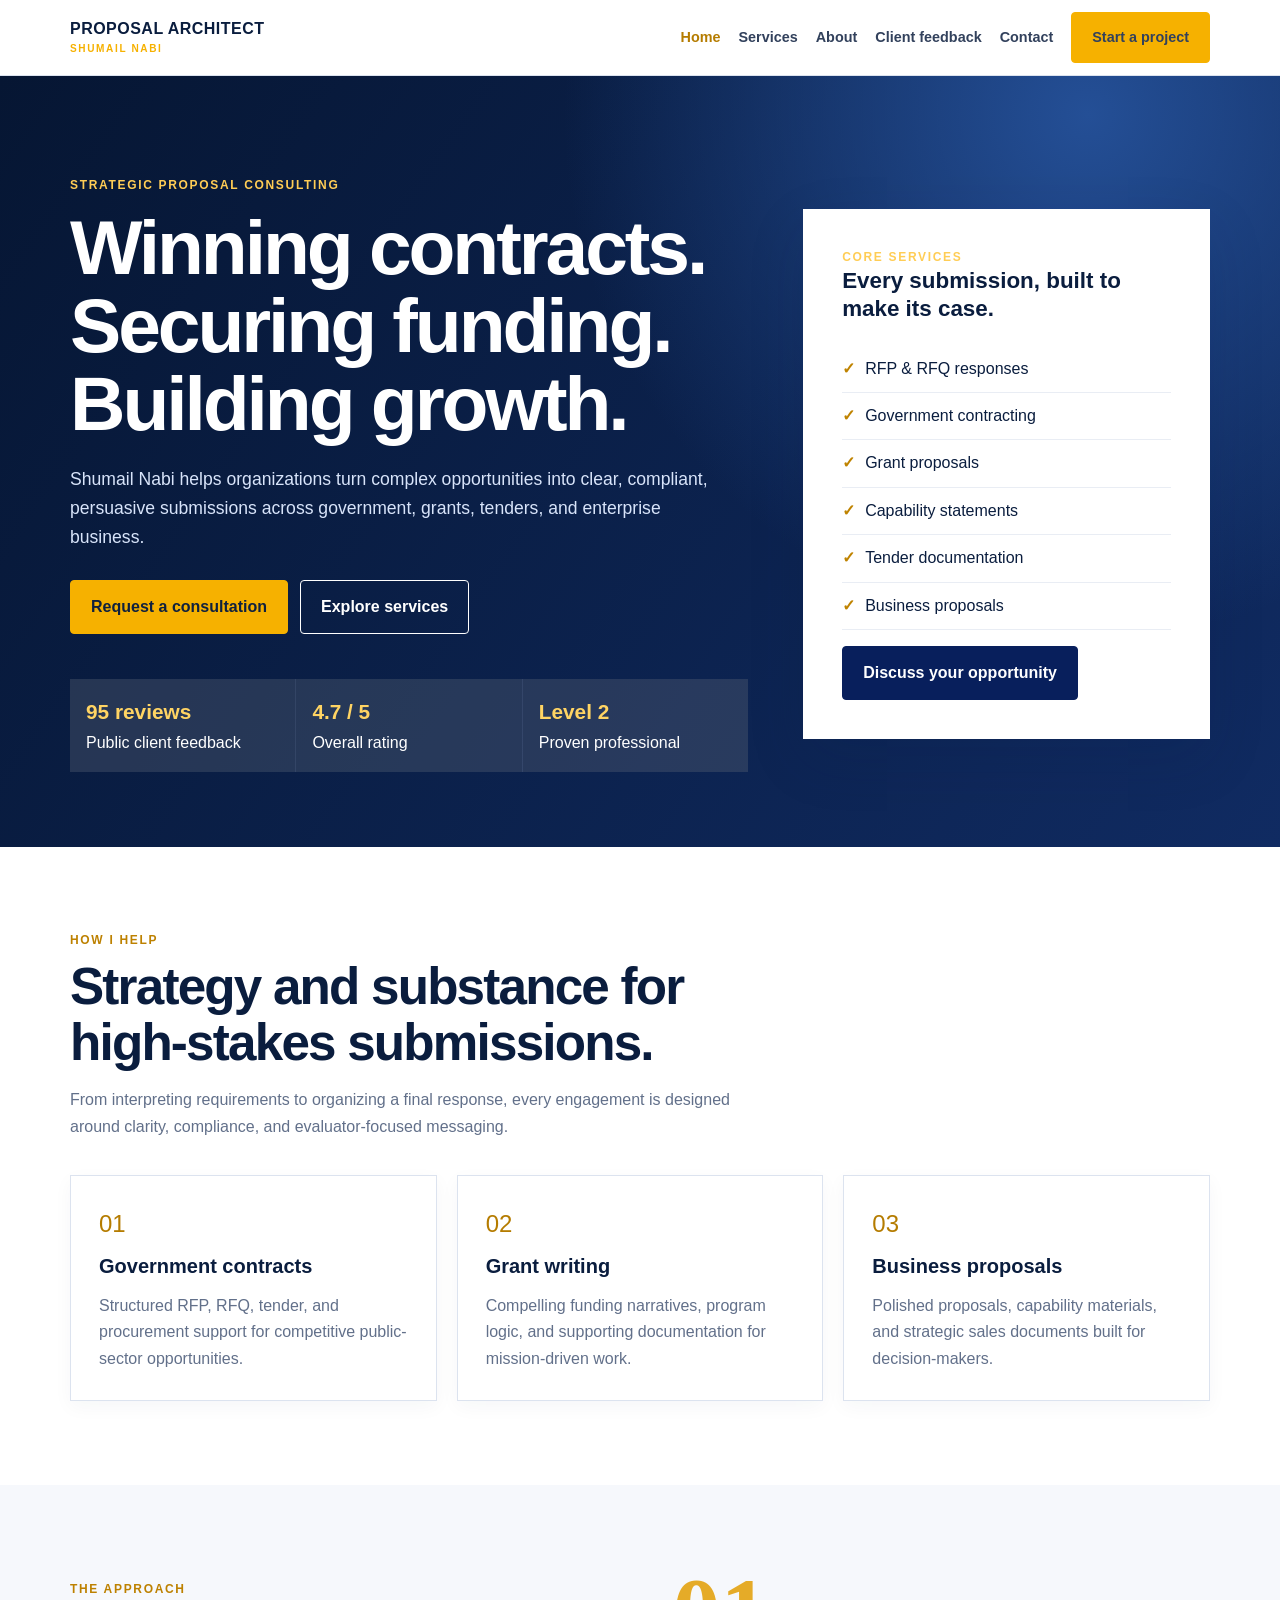
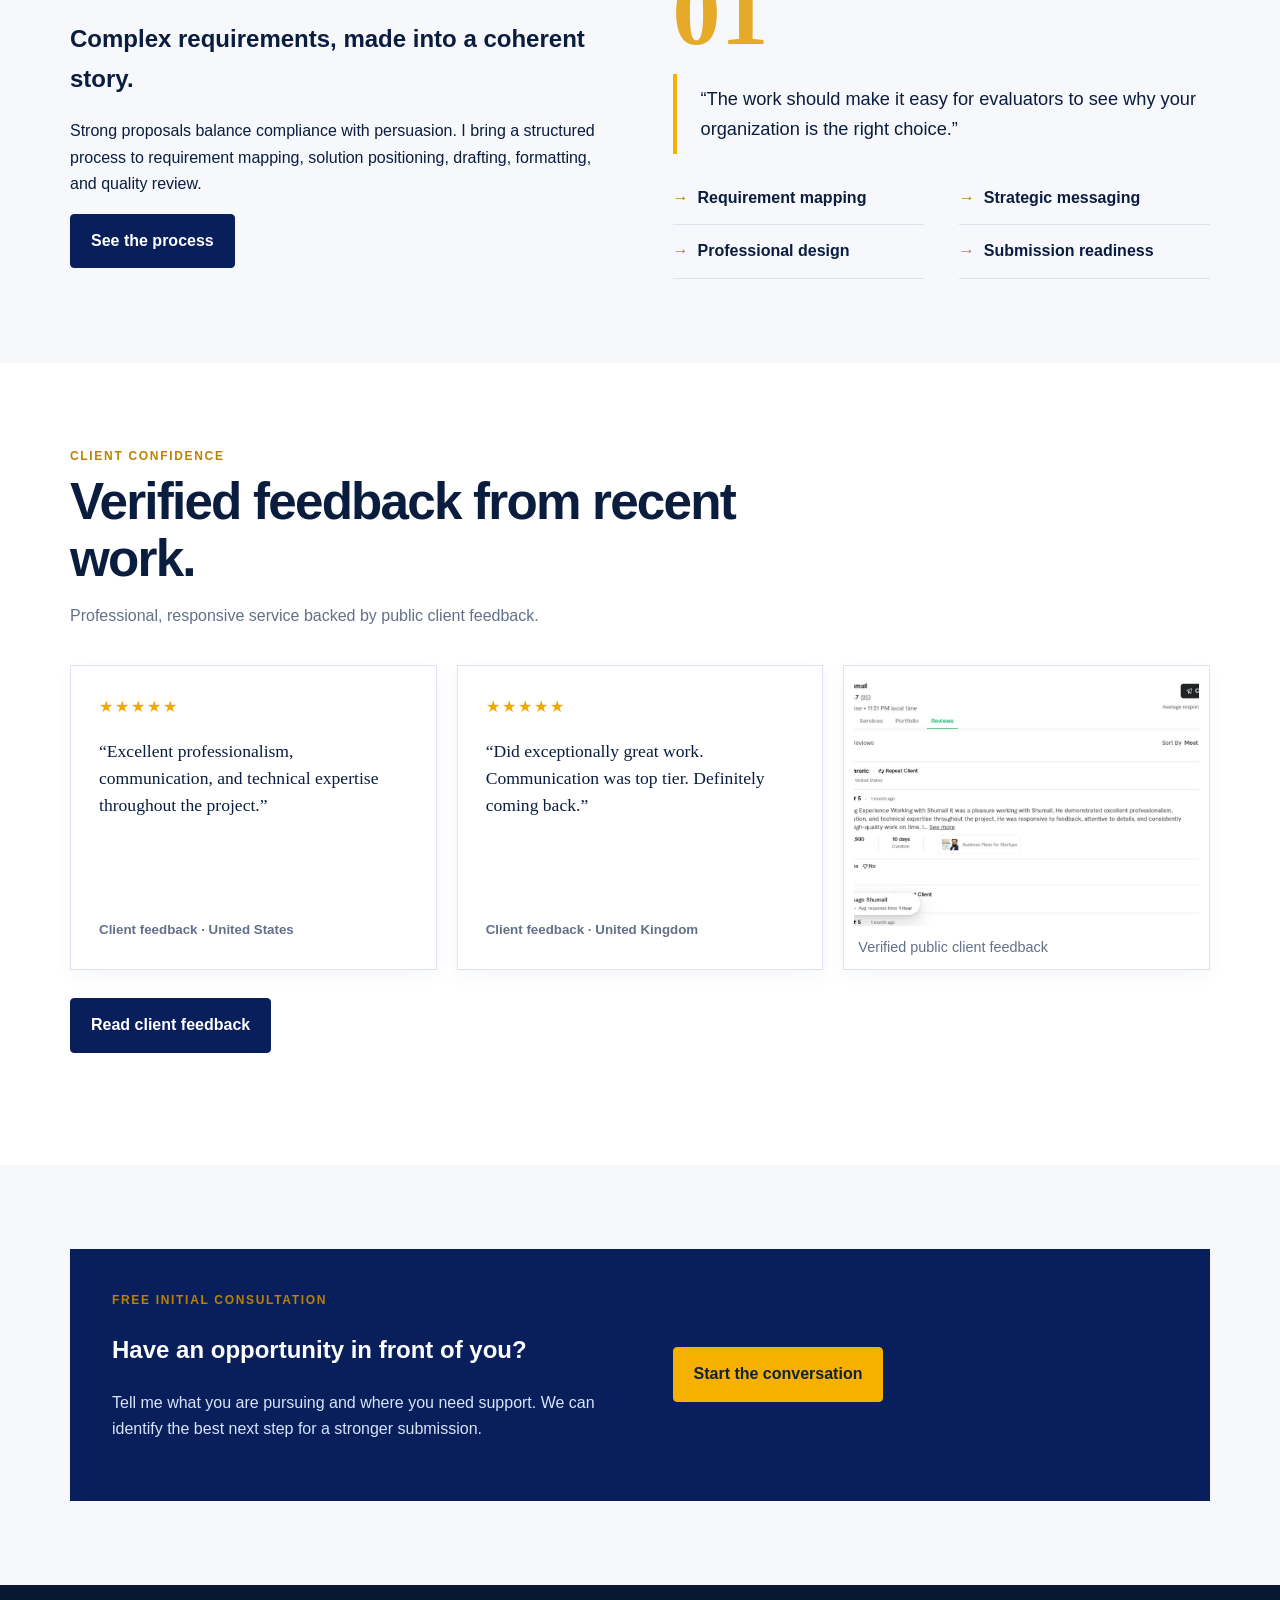
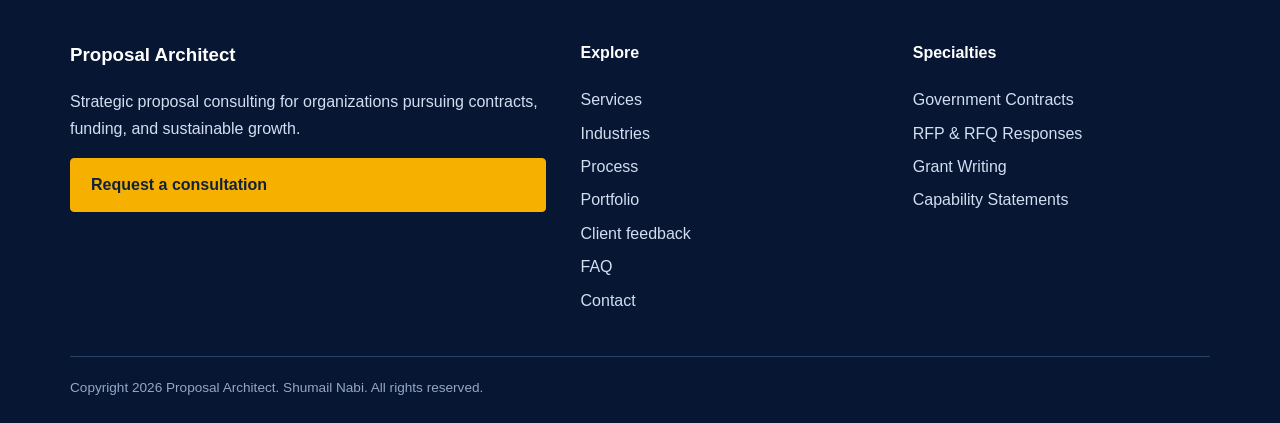
<file: index.html>
<!doctype html><html lang="en"><head><meta charset="utf-8"><meta name="viewport" content="width=device-width,initial-scale=1"><title>Proposal Architect | Strategic Proposal Consulting</title><meta name="description" content="Strategic proposal consulting by Shumail Nabi."><link rel="stylesheet" href="/assets/css/style.css"></head><body data-page="home"><div data-header></div><main><section class="hero"><div class="wrap hero-grid"><div><div class="eyebrow">Strategic proposal consulting</div><h1>Winning contracts.<br>Securing funding.<br>Building growth.</h1><p>Shumail Nabi helps organizations turn complex opportunities into clear, compliant, persuasive submissions across government, grants, tenders, and enterprise business.</p><div class="actions"><a class="btn" href="contact.html">Request a consultation</a><a class="btn outline" href="services.html">Explore services</a></div><div class="metrics"><div class="metric"><strong>95 reviews</strong> Public client feedback</div><div class="metric"><strong>4.7 / 5</strong> Overall rating</div><div class="metric"><strong>Level 2</strong> Proven professional</div></div></div><aside class="hero-card"><div class="eyebrow">Core services</div><h3>Every submission, built to make its case.</h3><ul class="checklist"><li>RFP & RFQ responses</li><li>Government contracting</li><li>Grant proposals</li><li>Capability statements</li><li>Tender documentation</li><li>Business proposals</li></ul><a class="btn dark" href="contact.html">Discuss your opportunity</a></aside></div></section><section><div class="wrap"><div class="section-head"><div class="eyebrow">How I help</div><h2>Strategy and substance for high-stakes submissions.</h2><p>From interpreting requirements to organizing a final response, every engagement is designed around clarity, compliance, and evaluator-focused messaging.</p></div><div class="grid three"><article class="card"><div class="icon">01</div><h3>Government contracts</h3><p>Structured RFP, RFQ, tender, and procurement support for competitive public-sector opportunities.</p></article><article class="card"><div class="icon">02</div><h3>Grant writing</h3><p>Compelling funding narratives, program logic, and supporting documentation for mission-driven work.</p></article><article class="card"><div class="icon">03</div><h3>Business proposals</h3><p>Polished proposals, capability materials, and strategic sales documents built for decision-makers.</p></article></div></div></section><section class="soft"><div class="wrap split"><div><div class="eyebrow">The approach</div><h2>Complex requirements, made into a coherent story.</h2><p>Strong proposals balance compliance with persuasion. I bring a structured process to requirement mapping, solution positioning, drafting, formatting, and quality review.</p><a class="btn dark" href="process.html">See the process</a></div><div><div class="number">01</div><p class="quote">“The work should make it easy for evaluators to see why your organization is the right choice.”</p><div class="list-grid"><div>Requirement mapping</div><div>Strategic messaging</div><div>Professional design</div><div>Submission readiness</div></div></div></div></section><section><div class="wrap"><div class="section-head"><div class="eyebrow">Client confidence</div><h2>Verified feedback from recent work.</h2><p>Professional, responsive service backed by public client feedback.</p></div><div class="grid three"><article class="card review"><div class="stars">★★★★★</div><blockquote>“Excellent professionalism, communication, and technical expertise throughout the project.”</blockquote><small>Client feedback · United States</small></article><article class="card review"><div class="stars">★★★★★</div><blockquote>“Did exceptionally great work. Communication was top tier. Definitely coming back.”</blockquote><small>Client feedback · United Kingdom</small></article><figure class="card" style="margin:0;padding:10px"><img src="/assets/images/review-feedback.png" alt="Verified five-star client review" style="display:block;width:100%;height:250px;object-fit:cover;object-position:top"><figcaption style="padding:10px 4px 0;color:#62708a;font-size:.9rem">Verified public client feedback</figcaption></figure></div><div class="actions"><a class="btn dark" href="reviews.html">Read client feedback</a></div></div></section><section class="soft"><div class="wrap contact-box"><div class="split"><div><div class="eyebrow">Free initial consultation</div><h2>Have an opportunity in front of you?</h2><p>Tell me what you are pursuing and where you need support. We can identify the best next step for a stronger submission.</p></div><div><a class="btn" href="contact.html">Start the conversation</a></div></div></div></section></main><div data-footer></div><script src="/assets/js/main.js"></script></body></html>
</file>
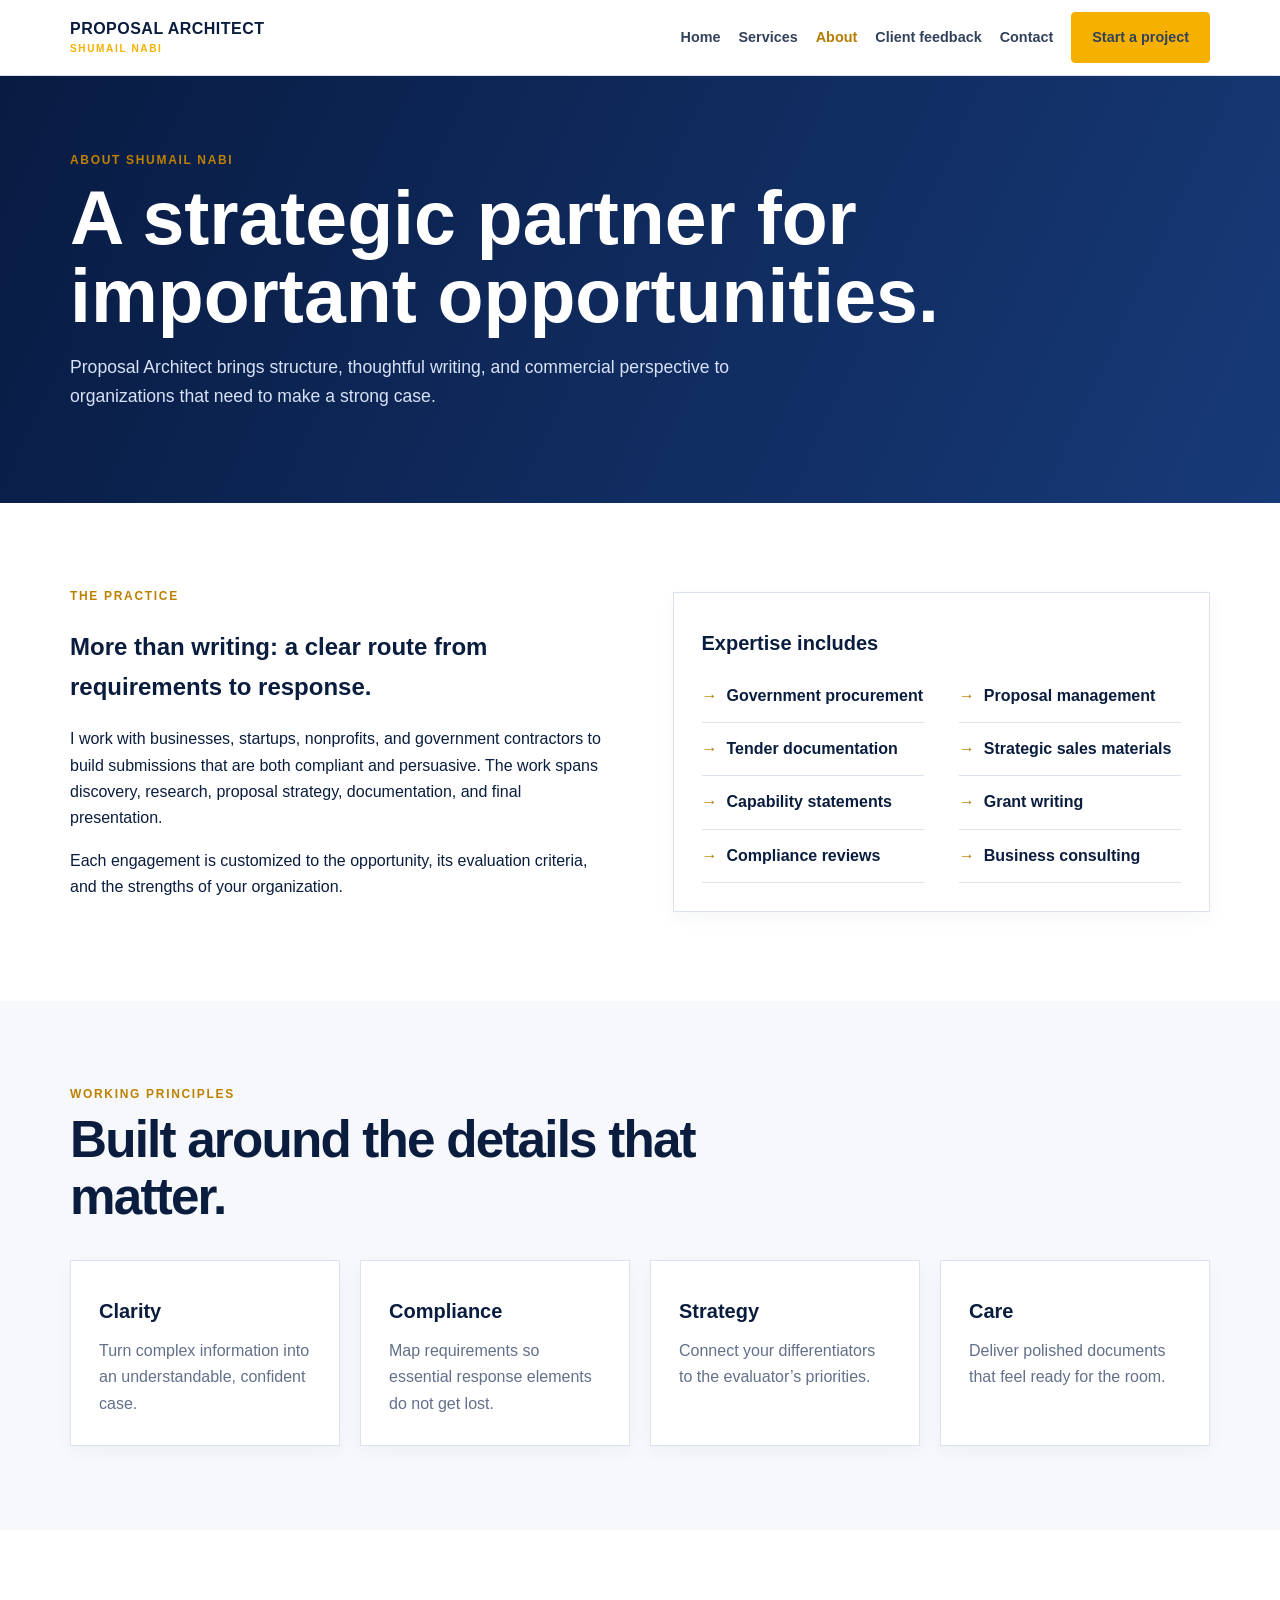
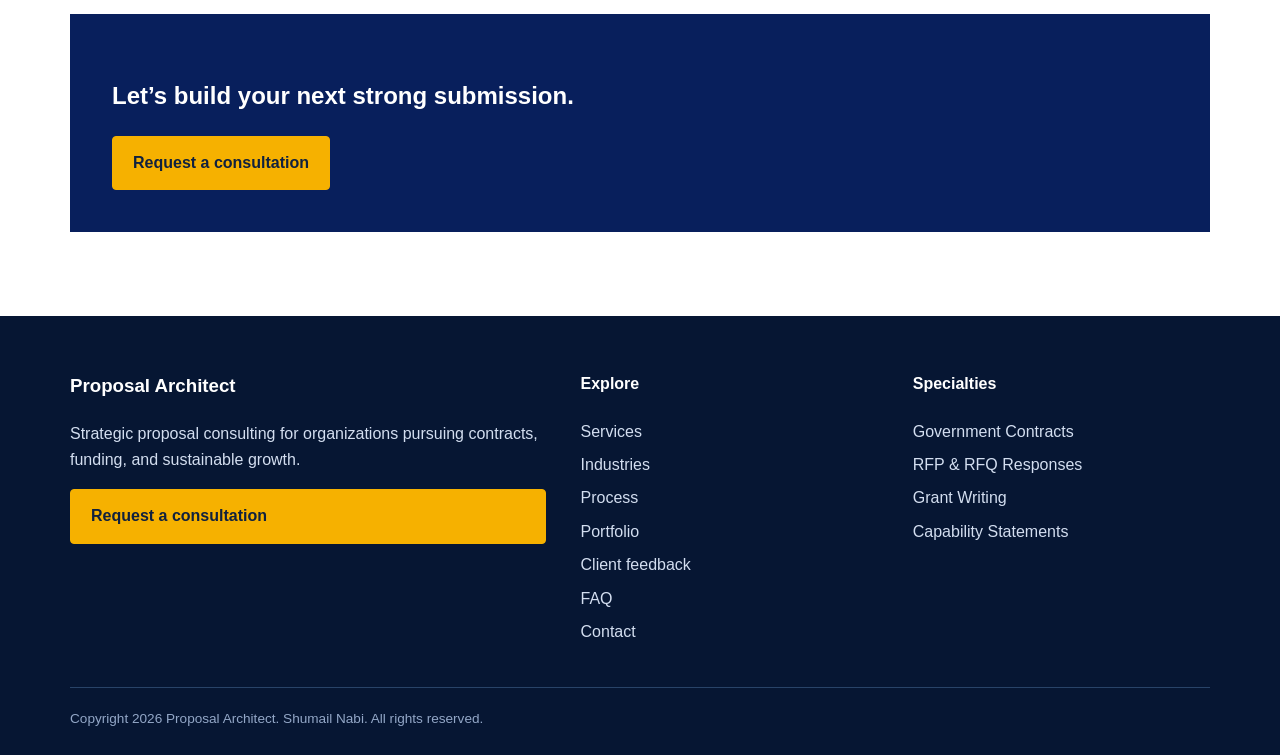
<file: about.html>
<!doctype html><html lang="en"><head><meta charset="utf-8"><meta name="viewport" content="width=device-width,initial-scale=1"><title>About | Proposal Architect</title><link rel="stylesheet" href="/assets/css/style.css"></head><body data-page="about"><div data-header></div><main><section class="page-hero"><div class="wrap"><div class="eyebrow">About Shumail Nabi</div><h1>A strategic partner for important opportunities.</h1><p>Proposal Architect brings structure, thoughtful writing, and commercial perspective to organizations that need to make a strong case.</p></div></section><section><div class="wrap split"><div><div class="eyebrow">The practice</div><h2>More than writing: a clear route from requirements to response.</h2><p>I work with businesses, startups, nonprofits, and government contractors to build submissions that are both compliant and persuasive. The work spans discovery, research, proposal strategy, documentation, and final presentation.</p><p>Each engagement is customized to the opportunity, its evaluation criteria, and the strengths of your organization.</p></div><div class="card"><h3>Expertise includes</h3><div class="list-grid"><div>Government procurement</div><div>Proposal management</div><div>Tender documentation</div><div>Strategic sales materials</div><div>Capability statements</div><div>Grant writing</div><div>Compliance reviews</div><div>Business consulting</div></div></div></div></section><section class="soft"><div class="wrap"><div class="section-head"><div class="eyebrow">Working principles</div><h2>Built around the details that matter.</h2></div><div class="grid four"><article class="card"><h3>Clarity</h3><p>Turn complex information into an understandable, confident case.</p></article><article class="card"><h3>Compliance</h3><p>Map requirements so essential response elements do not get lost.</p></article><article class="card"><h3>Strategy</h3><p>Connect your differentiators to the evaluator’s priorities.</p></article><article class="card"><h3>Care</h3><p>Deliver polished documents that feel ready for the room.</p></article></div></div></section><section><div class="wrap contact-box"><h2>Let’s build your next strong submission.</h2><a class="btn" href="contact.html">Request a consultation</a></div></section></main><div data-footer></div><script src="/assets/js/main.js"></script></body></html>
</file>
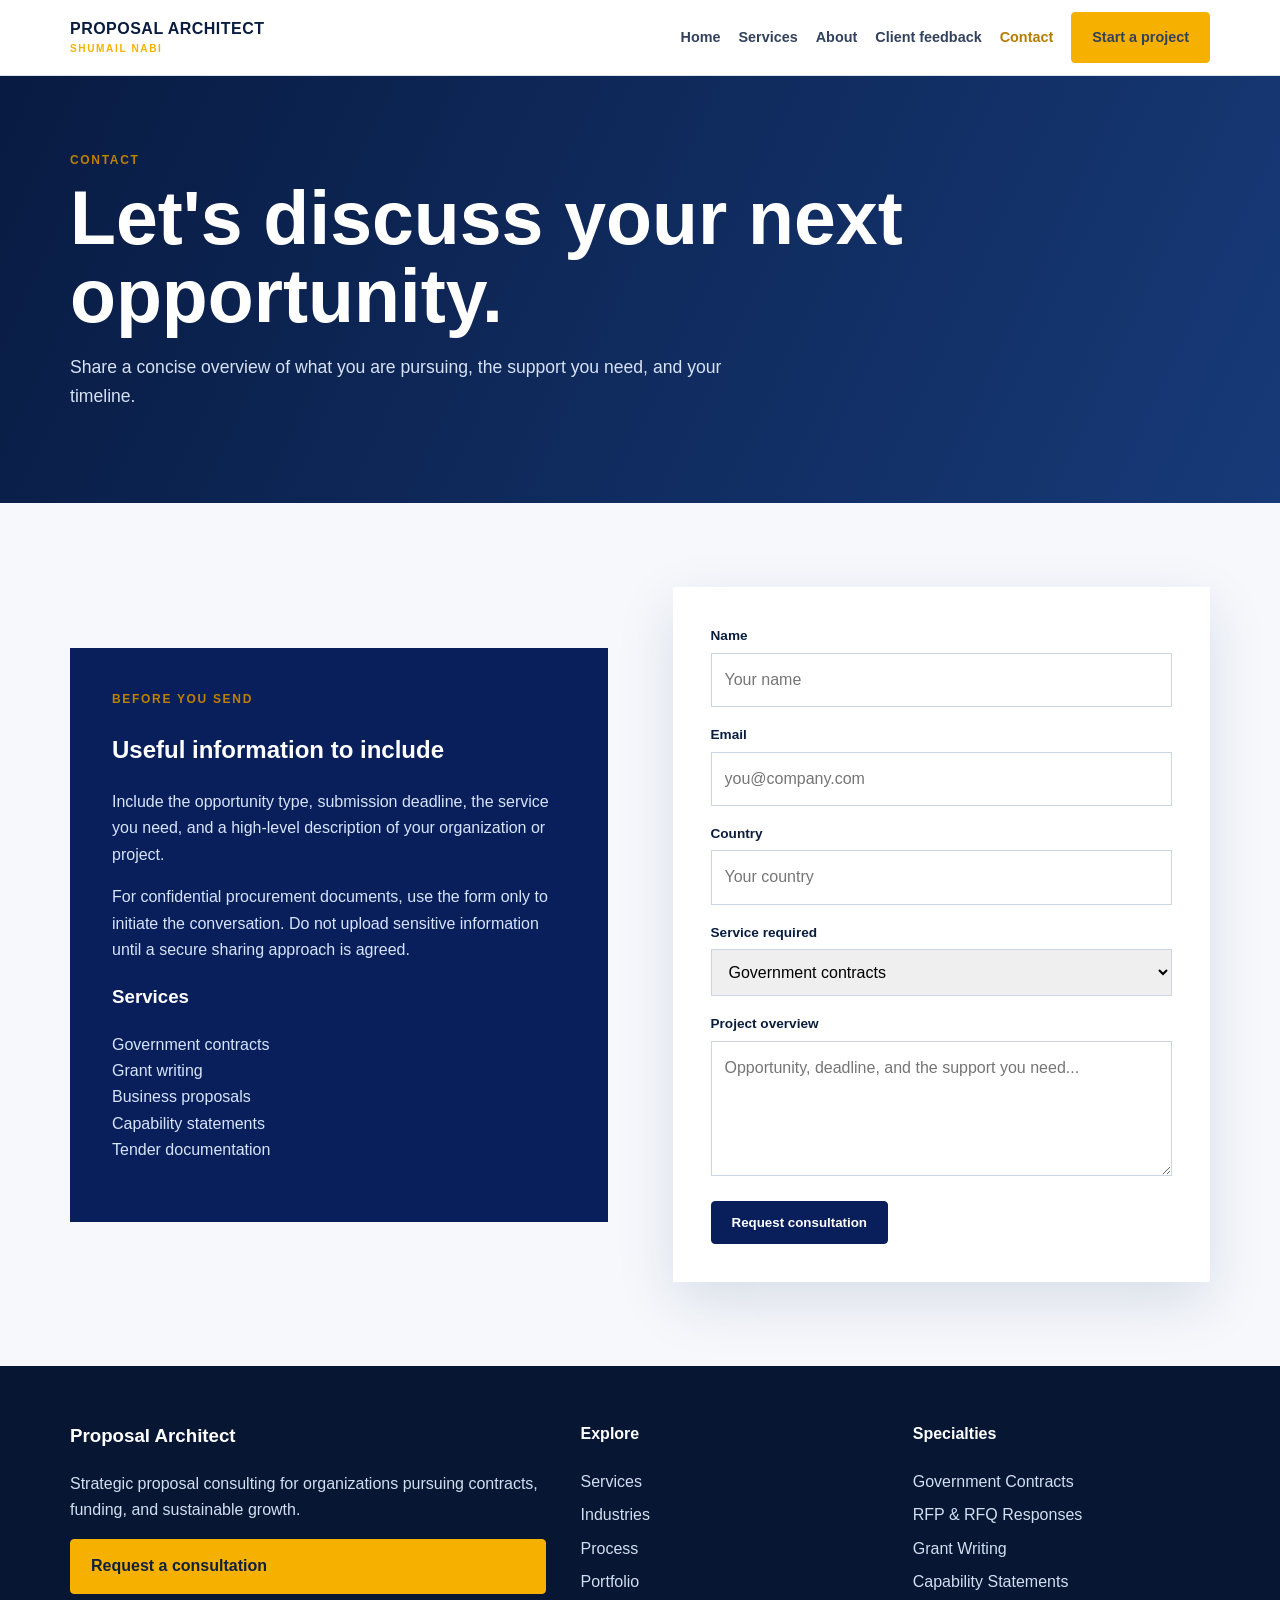
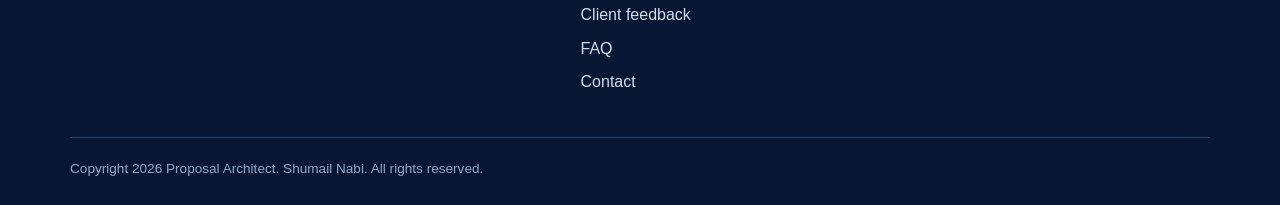
<file: contact.html>
<!doctype html>
<html lang="en">
<head><meta charset="utf-8"><meta name="viewport" content="width=device-width,initial-scale=1"><title>Contact | Proposal Architect</title><link rel="stylesheet" href="/assets/css/style.css"></head>
<body data-page="contact"><div data-header></div><main>
<section class="page-hero"><div class="wrap"><div class="eyebrow">Contact</div><h1>Let's discuss your next opportunity.</h1><p>Share a concise overview of what you are pursuing, the support you need, and your timeline.</p></div></section>
<section class="soft"><div class="wrap split"><div class="contact-box"><div class="eyebrow">Before you send</div><h2>Useful information to include</h2><p>Include the opportunity type, submission deadline, the service you need, and a high-level description of your organization or project.</p><p>For confidential procurement documents, use the form only to initiate the conversation. Do not upload sensitive information until a secure sharing approach is agreed.</p><h3>Services</h3><p>Government contracts<br>Grant writing<br>Business proposals<br>Capability statements<br>Tender documentation</p></div>
<form class="form" action="https://formsubmit.co/s_shumail@yahoo.com" method="POST"><input type="hidden" name="_subject" value="New Proposal Architect consultation request"><input type="hidden" name="_captcha" value="true"><input type="hidden" name="_template" value="table"><input type="hidden" name="_next" value="https://formsubmit.co/thanks"><label for="name">Name</label><input id="name" name="name" required placeholder="Your name"><label for="email">Email</label><input id="email" name="email" type="email" required placeholder="you@company.com"><label for="country">Country</label><input id="country" name="country" placeholder="Your country"><label for="service">Service required</label><select id="service" name="service"><option>Government contracts</option><option>Grant writing</option><option>Business proposal</option><option>Capability statement</option><option>Tender documentation</option><option>Other</option></select><label for="message">Project overview</label><textarea id="message" name="message" required placeholder="Opportunity, deadline, and the support you need..."></textarea><button class="btn dark" type="submit">Request consultation</button></form></div></section>
</main><div data-footer></div><script src="/assets/js/main.js"></script></body></html>
</file>
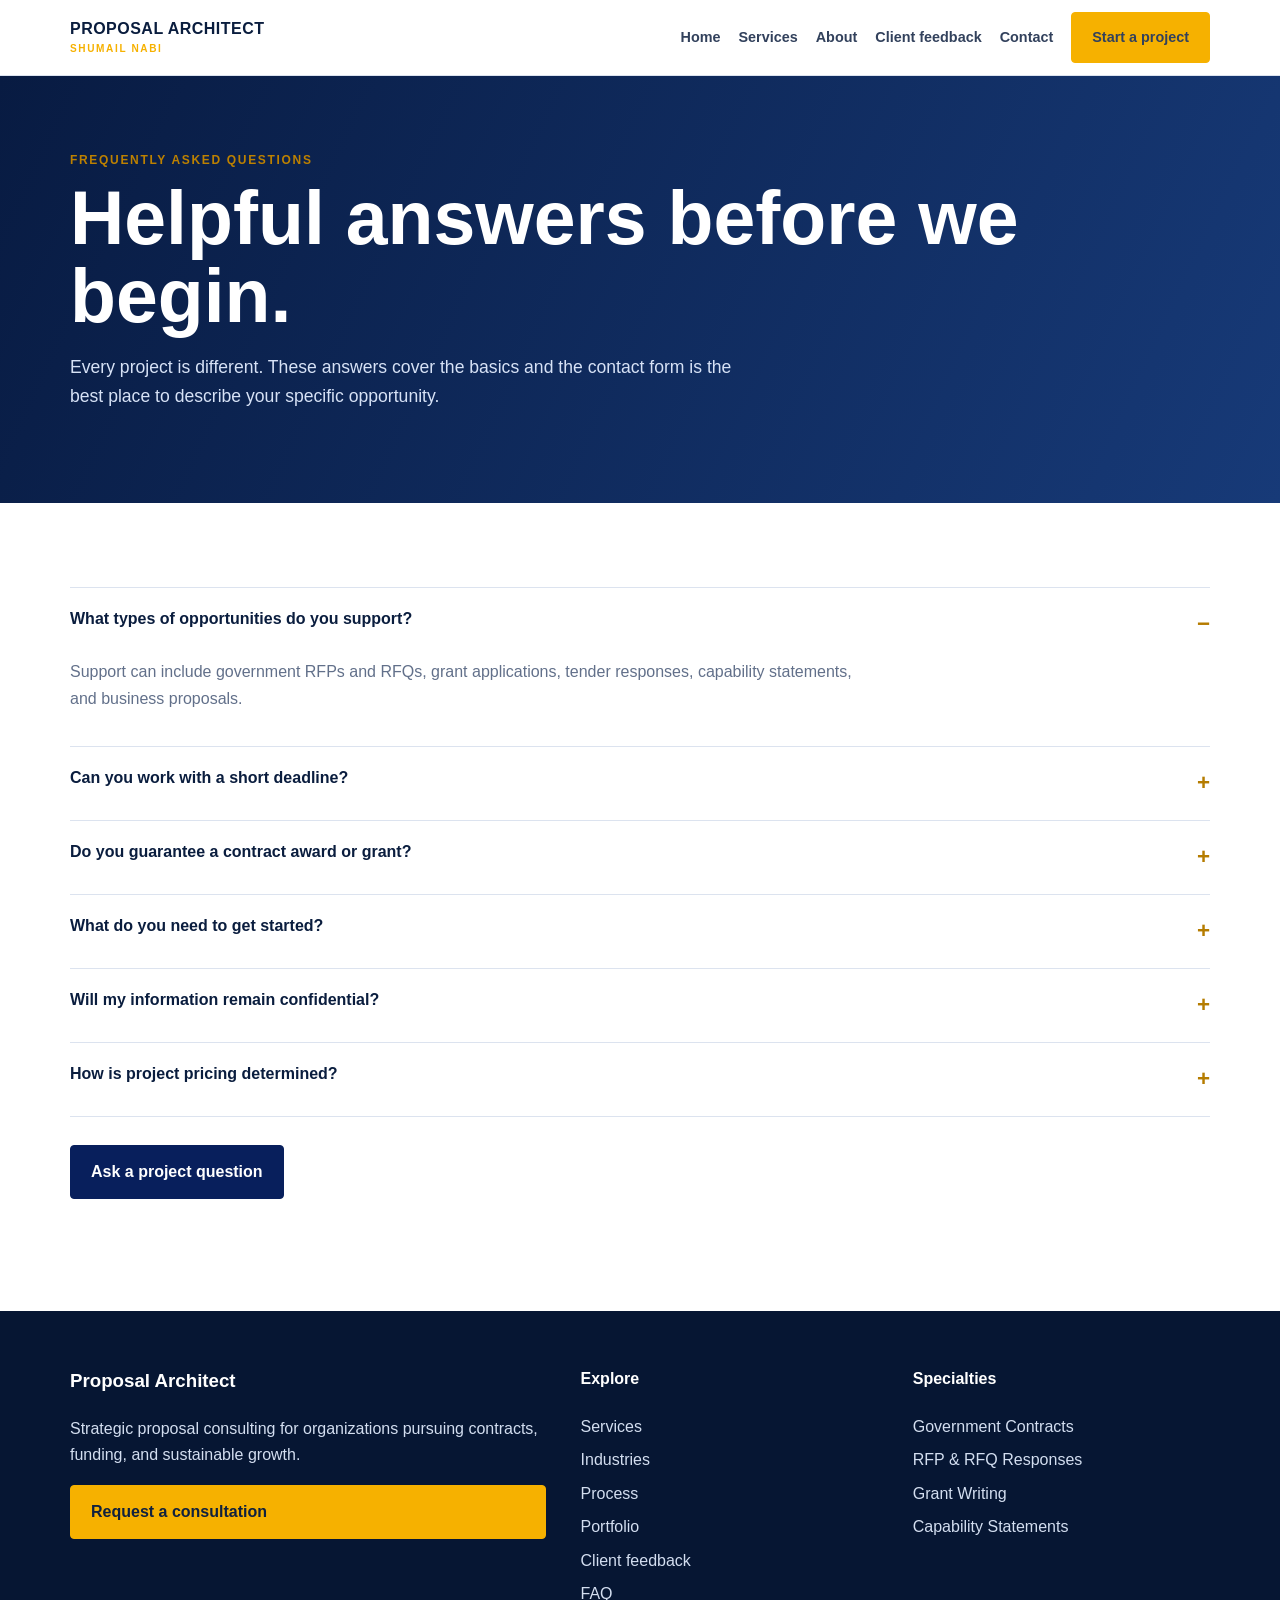
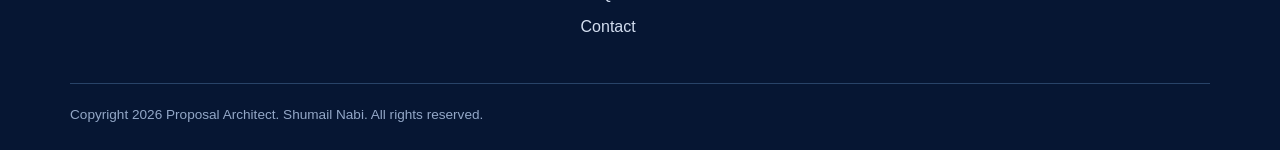
<file: faq.html>
<!doctype html><html lang="en"><head><meta charset="utf-8"><meta name="viewport" content="width=device-width,initial-scale=1"><title>FAQ | Proposal Architect</title><link rel="stylesheet" href="/assets/css/style.css"></head><body data-page="faq"><div data-header></div><main><section class="page-hero"><div class="wrap"><div class="eyebrow">Frequently asked questions</div><h1>Helpful answers before we begin.</h1><p>Every project is different. These answers cover the basics and the contact form is the best place to describe your specific opportunity.</p></div></section><section><div class="wrap"><div class="faq"><details open><summary>What types of opportunities do you support?</summary><p>Support can include government RFPs and RFQs, grant applications, tender responses, capability statements, and business proposals.</p></details><details><summary>Can you work with a short deadline?</summary><p>Availability depends on the opportunity scope, readiness of source materials, and current schedule. Share the deadline early so it can be assessed realistically.</p></details><details><summary>Do you guarantee a contract award or grant?</summary><p>No. A decision depends on many factors outside the proposal. The focus is to strengthen the quality, clarity, compliance, and strategic positioning of your submission.</p></details><details><summary>What do you need to get started?</summary><p>The solicitation or brief, deadline, relevant organization information, and any existing drafts or supporting materials are ideal starting points.</p></details><details><summary>Will my information remain confidential?</summary><p>Project information should be handled carefully. Do not send sensitive material through an unprotected form; confidentiality arrangements can be discussed before sharing detailed files.</p></details><details><summary>How is project pricing determined?</summary><p>Pricing is scoped based on document type, opportunity complexity, inputs, turnaround time, and the level of strategic or management support required.</p></details></div><div class="actions"><a class="btn dark" href="contact.html">Ask a project question</a></div></div></section></main><div data-footer></div><script src="/assets/js/main.js"></script></body></html>
</file>
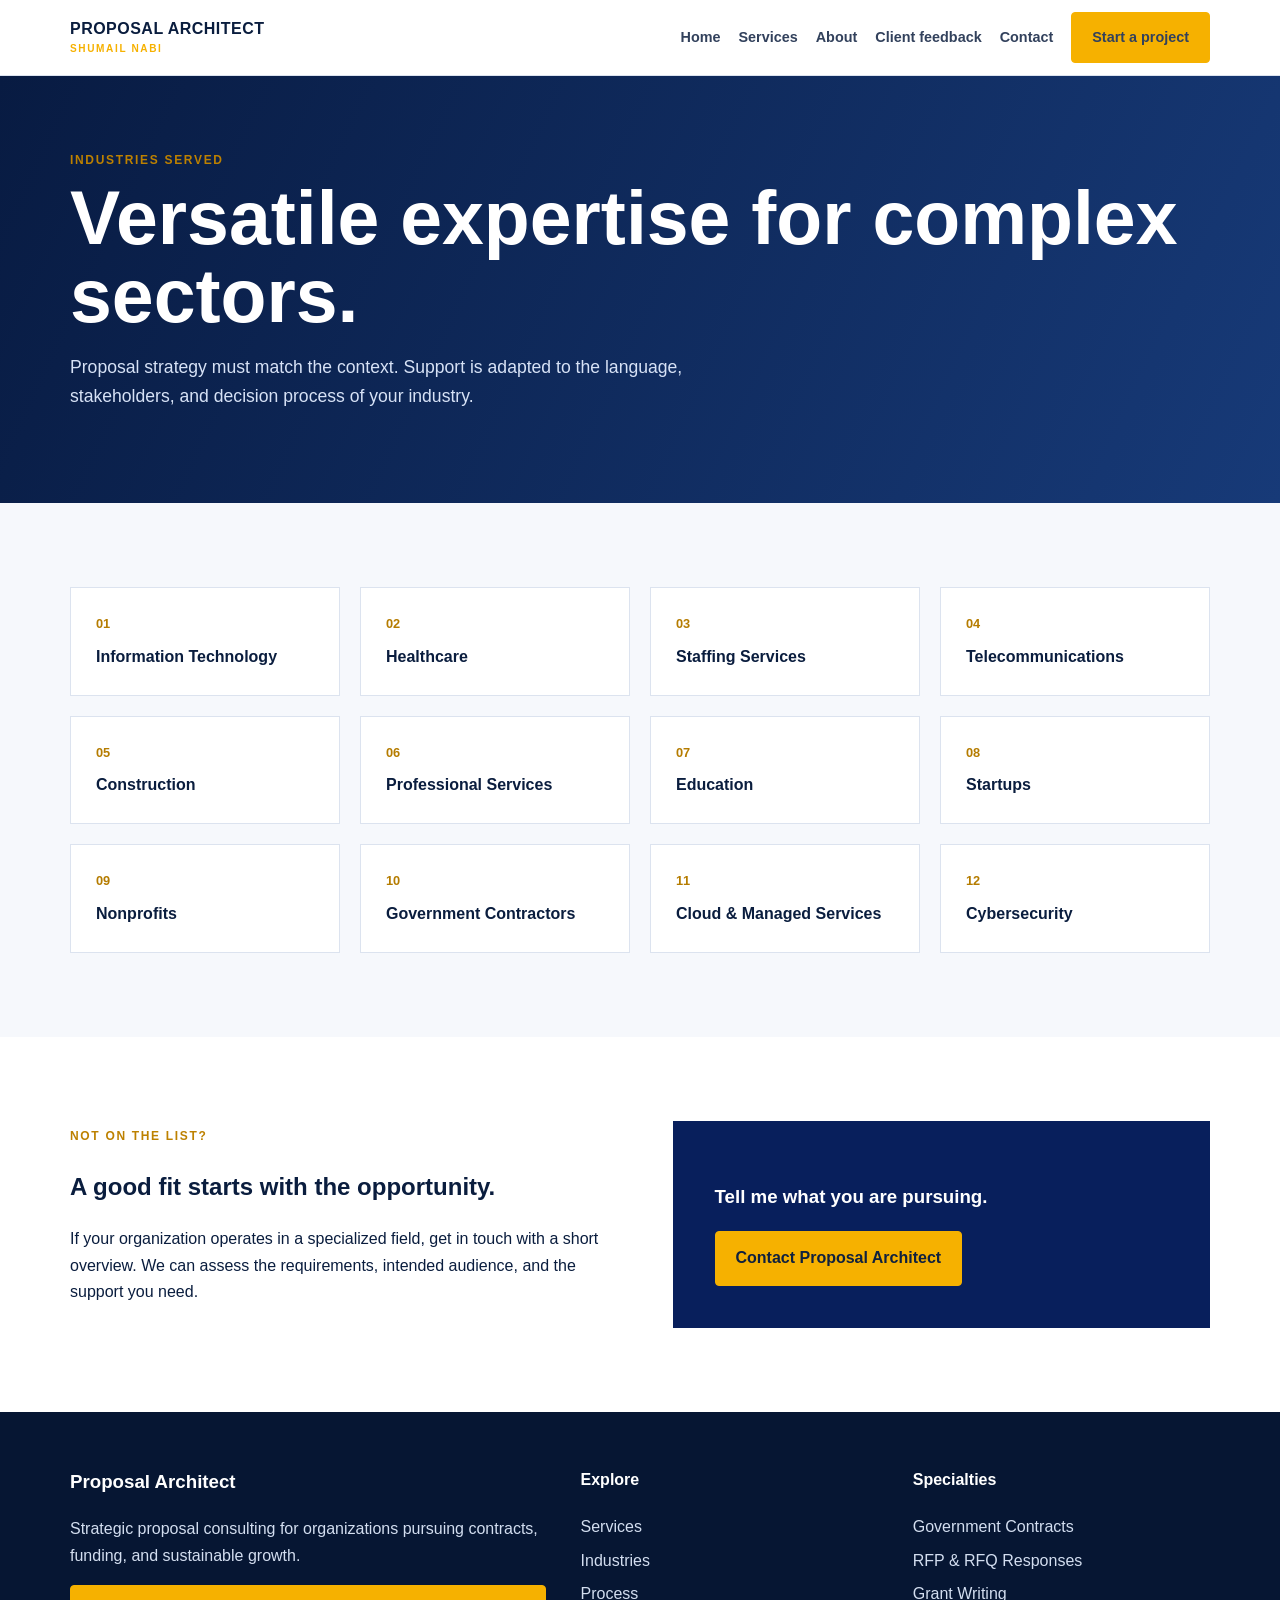
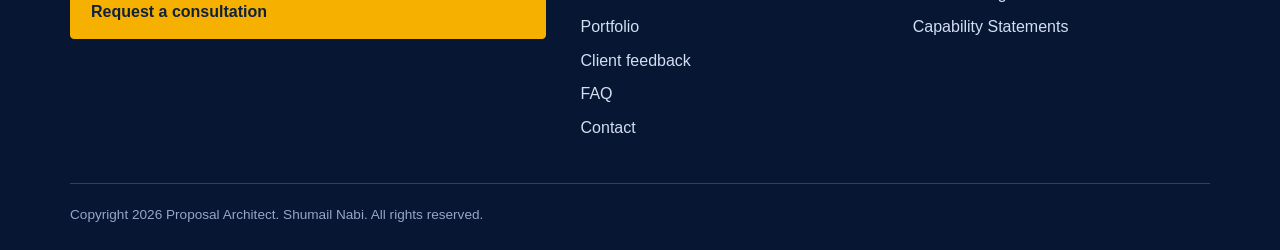
<file: industries.html>
<!doctype html><html lang="en"><head><meta charset="utf-8"><meta name="viewport" content="width=device-width,initial-scale=1"><title>Industries | Proposal Architect</title><link rel="stylesheet" href="/assets/css/style.css"></head><body data-page="industries"><div data-header></div><main><section class="page-hero"><div class="wrap"><div class="eyebrow">Industries served</div><h1>Versatile expertise for complex sectors.</h1><p>Proposal strategy must match the context. Support is adapted to the language, stakeholders, and decision process of your industry.</p></div></section><section class="soft"><div class="wrap"><div class="grid four"><article class="industry"><span>01</span>Information Technology</article><article class="industry"><span>02</span>Healthcare</article><article class="industry"><span>03</span>Staffing Services</article><article class="industry"><span>04</span>Telecommunications</article><article class="industry"><span>05</span>Construction</article><article class="industry"><span>06</span>Professional Services</article><article class="industry"><span>07</span>Education</article><article class="industry"><span>08</span>Startups</article><article class="industry"><span>09</span>Nonprofits</article><article class="industry"><span>10</span>Government Contractors</article><article class="industry"><span>11</span>Cloud & Managed Services</article><article class="industry"><span>12</span>Cybersecurity</article></div></div></section><section><div class="wrap split"><div><div class="eyebrow">Not on the list?</div><h2>A good fit starts with the opportunity.</h2><p>If your organization operates in a specialized field, get in touch with a short overview. We can assess the requirements, intended audience, and the support you need.</p></div><div class="contact-box"><h3>Tell me what you are pursuing.</h3><a class="btn" href="contact.html">Contact Proposal Architect</a></div></div></section></main><div data-footer></div><script src="/assets/js/main.js"></script></body></html>
</file>
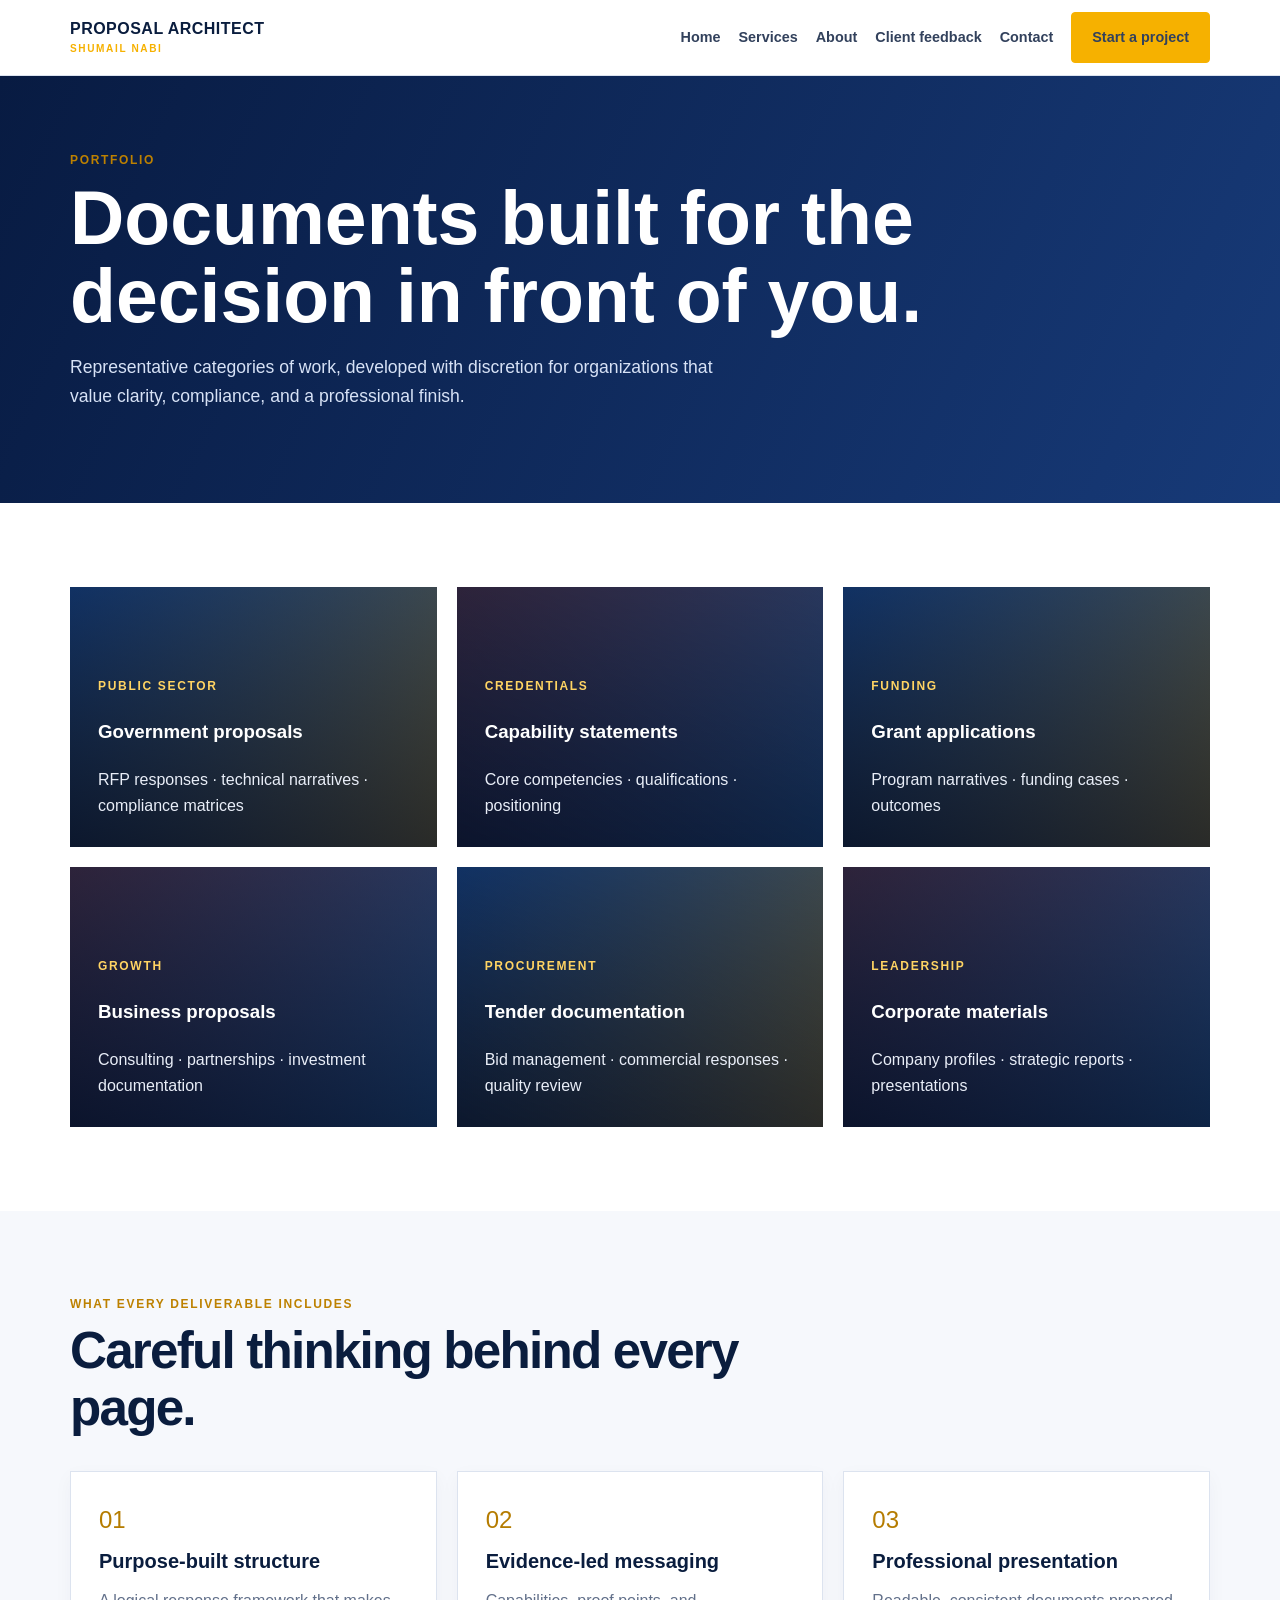
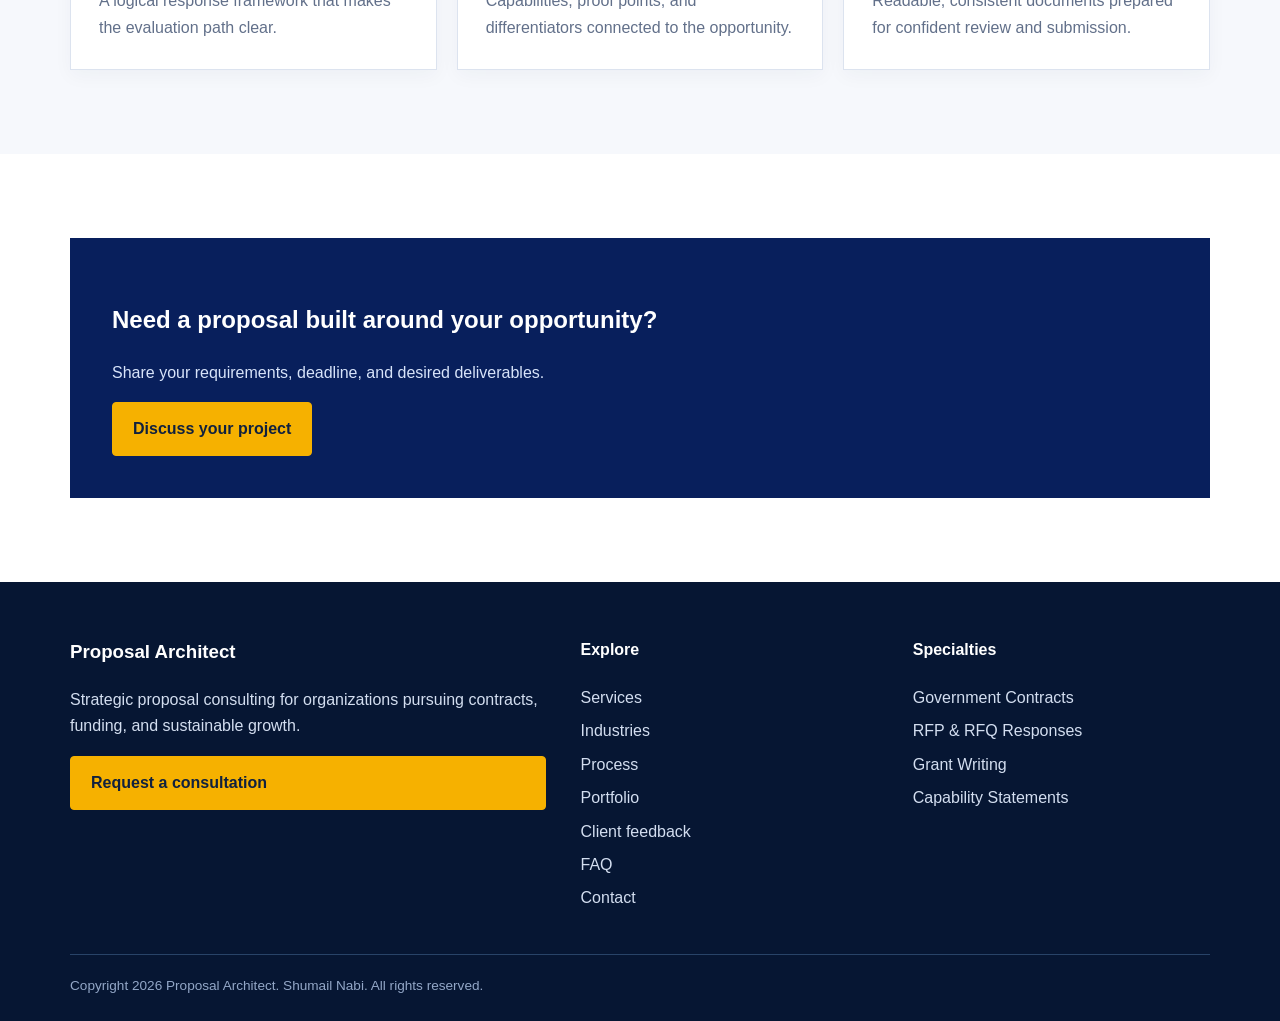
<file: portfolio.html>
<!doctype html><html lang="en"><head><meta charset="utf-8"><meta name="viewport" content="width=device-width,initial-scale=1"><title>Portfolio | Proposal Architect</title><link rel="stylesheet" href="/assets/css/style.css"></head><body data-page="portfolio"><div data-header></div><main><section class="page-hero"><div class="wrap"><div class="eyebrow">Portfolio</div><h1>Documents built for the decision in front of you.</h1><p>Representative categories of work, developed with discretion for organizations that value clarity, compliance, and a professional finish.</p></div></section><section><div class="wrap"><div class="grid three"><article class="portfolio"><div><span class="eyebrow" style="color:#ffd463">Public sector</span><h3>Government proposals</h3><p>RFP responses · technical narratives · compliance matrices</p></div></article><article class="portfolio"><div><span class="eyebrow" style="color:#ffd463">Credentials</span><h3>Capability statements</h3><p>Core competencies · qualifications · positioning</p></div></article><article class="portfolio"><div><span class="eyebrow" style="color:#ffd463">Funding</span><h3>Grant applications</h3><p>Program narratives · funding cases · outcomes</p></div></article><article class="portfolio"><div><span class="eyebrow" style="color:#ffd463">Growth</span><h3>Business proposals</h3><p>Consulting · partnerships · investment documentation</p></div></article><article class="portfolio"><div><span class="eyebrow" style="color:#ffd463">Procurement</span><h3>Tender documentation</h3><p>Bid management · commercial responses · quality review</p></div></article><article class="portfolio"><div><span class="eyebrow" style="color:#ffd463">Leadership</span><h3>Corporate materials</h3><p>Company profiles · strategic reports · presentations</p></div></article></div></div></section><section class="soft"><div class="wrap"><div class="section-head"><div class="eyebrow">What every deliverable includes</div><h2>Careful thinking behind every page.</h2></div><div class="grid three"><article class="card"><div class="icon">01</div><h3>Purpose-built structure</h3><p>A logical response framework that makes the evaluation path clear.</p></article><article class="card"><div class="icon">02</div><h3>Evidence-led messaging</h3><p>Capabilities, proof points, and differentiators connected to the opportunity.</p></article><article class="card"><div class="icon">03</div><h3>Professional presentation</h3><p>Readable, consistent documents prepared for confident review and submission.</p></article></div></div></section><section><div class="wrap contact-box"><h2>Need a proposal built around your opportunity?</h2><p>Share your requirements, deadline, and desired deliverables.</p><a class="btn" href="contact.html">Discuss your project</a></div></section></main><div data-footer></div><script src="/assets/js/main.js"></script></body></html>
</file>
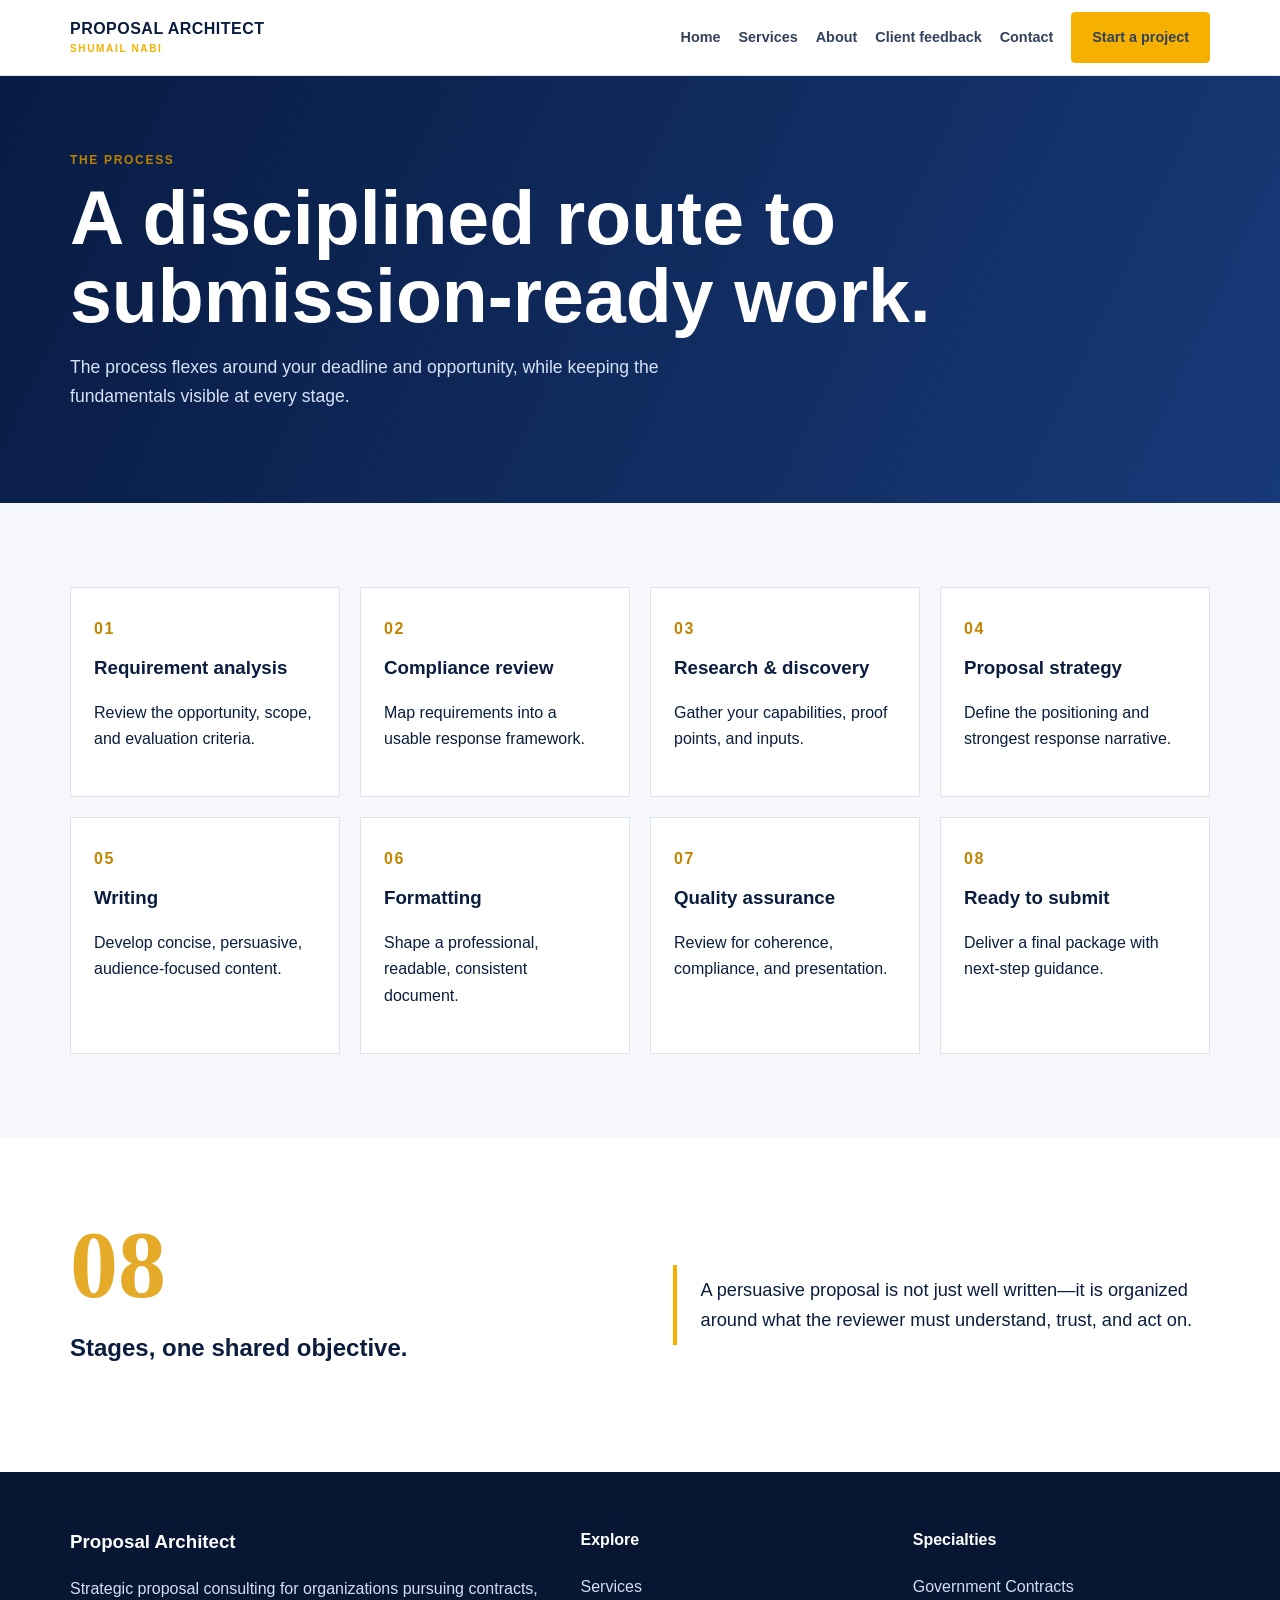
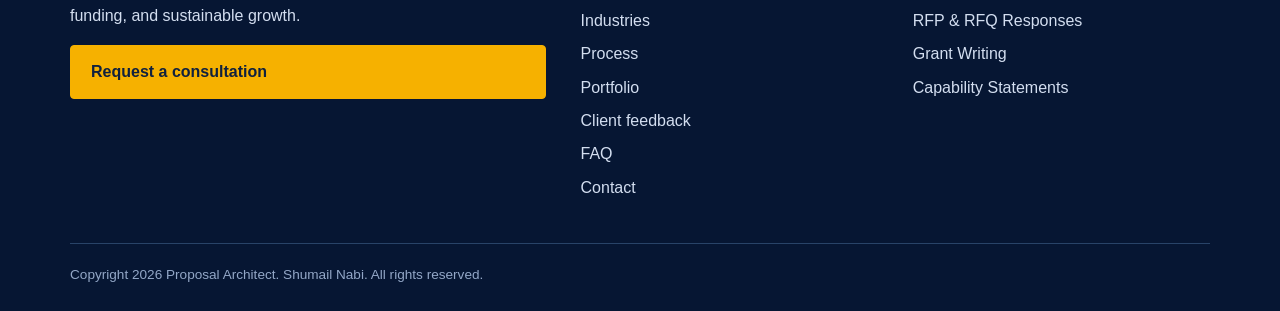
<file: process.html>
<!doctype html><html lang="en"><head><meta charset="utf-8"><meta name="viewport" content="width=device-width,initial-scale=1"><title>Process | Proposal Architect</title><link rel="stylesheet" href="/assets/css/style.css"></head><body data-page="process"><div data-header></div><main><section class="page-hero"><div class="wrap"><div class="eyebrow">The process</div><h1>A disciplined route to submission-ready work.</h1><p>The process flexes around your deadline and opportunity, while keeping the fundamentals visible at every stage.</p></div></section><section class="soft"><div class="wrap"><div class="grid four process"><article class="step"><h3>Requirement analysis</h3><p>Review the opportunity, scope, and evaluation criteria.</p></article><article class="step"><h3>Compliance review</h3><p>Map requirements into a usable response framework.</p></article><article class="step"><h3>Research & discovery</h3><p>Gather your capabilities, proof points, and inputs.</p></article><article class="step"><h3>Proposal strategy</h3><p>Define the positioning and strongest response narrative.</p></article><article class="step"><h3>Writing</h3><p>Develop concise, persuasive, audience-focused content.</p></article><article class="step"><h3>Formatting</h3><p>Shape a professional, readable, consistent document.</p></article><article class="step"><h3>Quality assurance</h3><p>Review for coherence, compliance, and presentation.</p></article><article class="step"><h3>Ready to submit</h3><p>Deliver a final package with next-step guidance.</p></article></div></div></section><section><div class="wrap split"><div><div class="number">08</div><h2>Stages, one shared objective.</h2></div><p class="quote">A persuasive proposal is not just well written—it is organized around what the reviewer must understand, trust, and act on.</p></div></section></main><div data-footer></div><script src="/assets/js/main.js"></script></body></html>
</file>
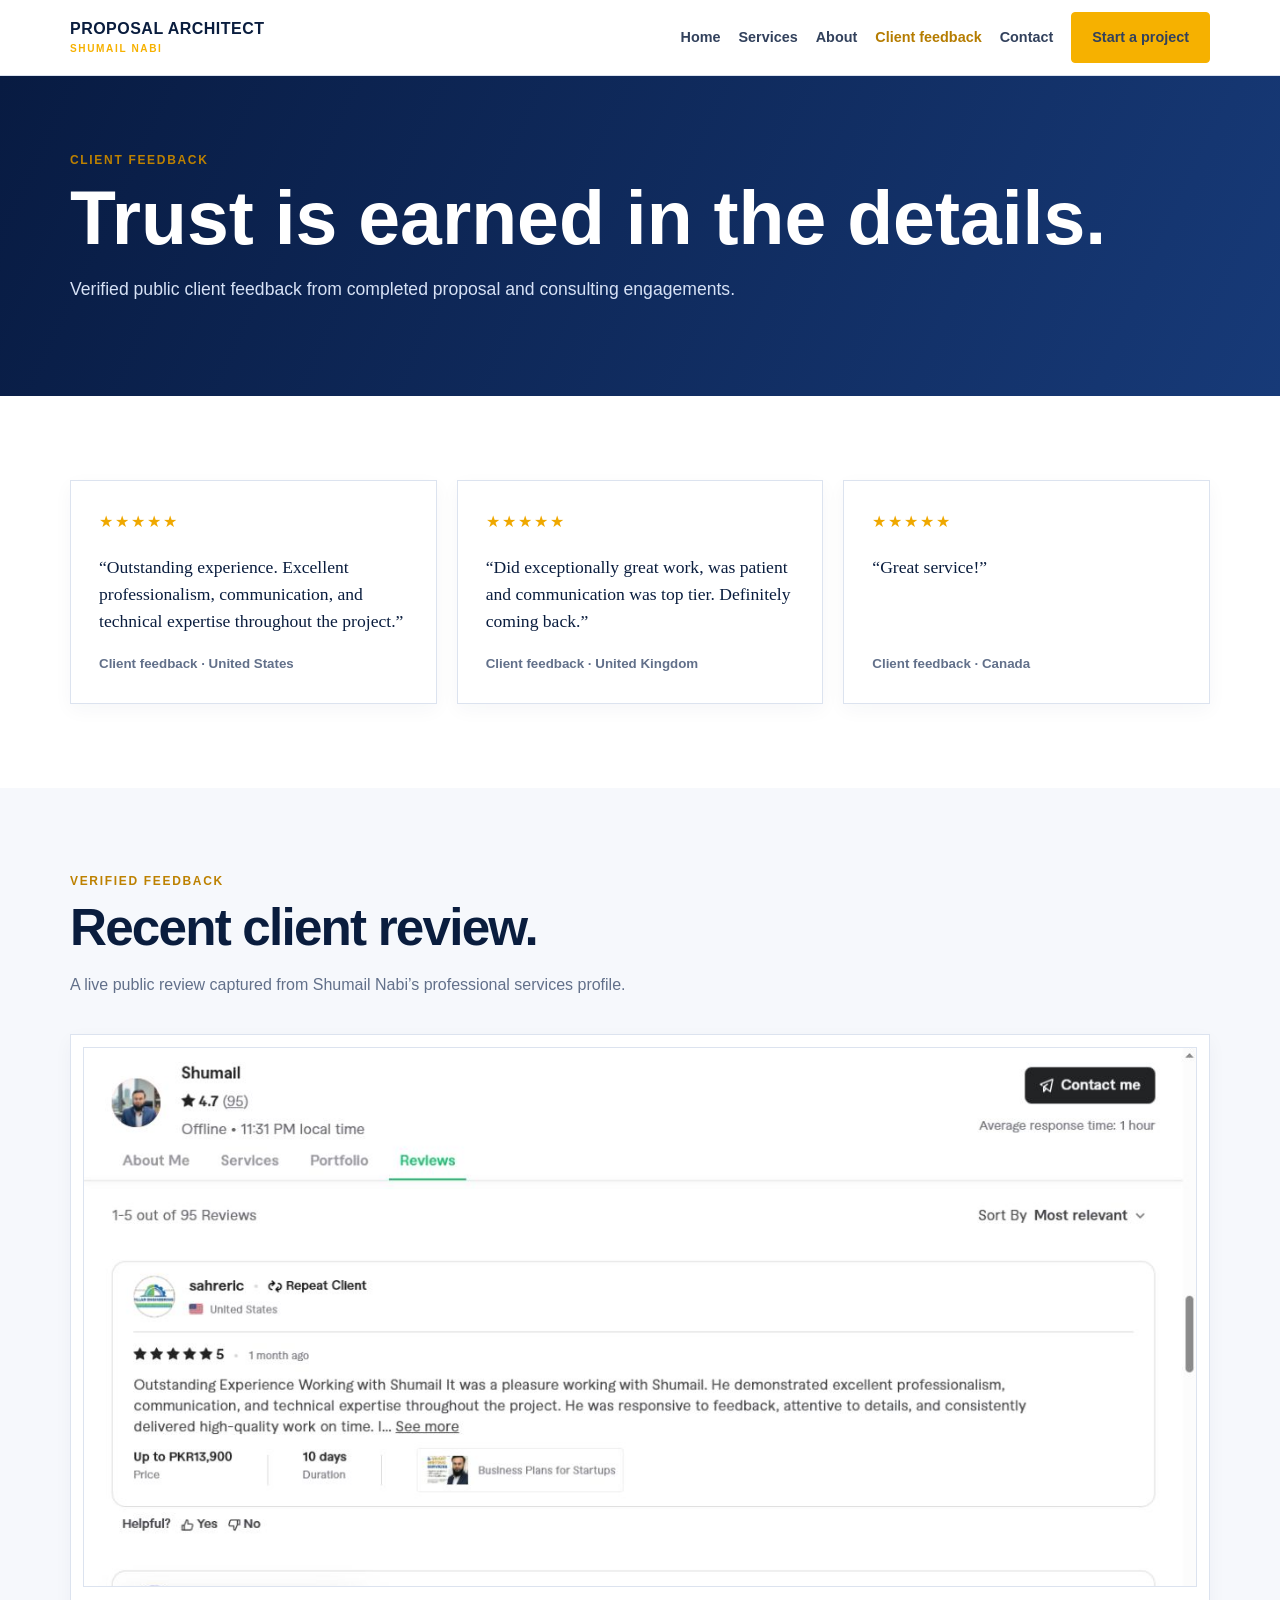
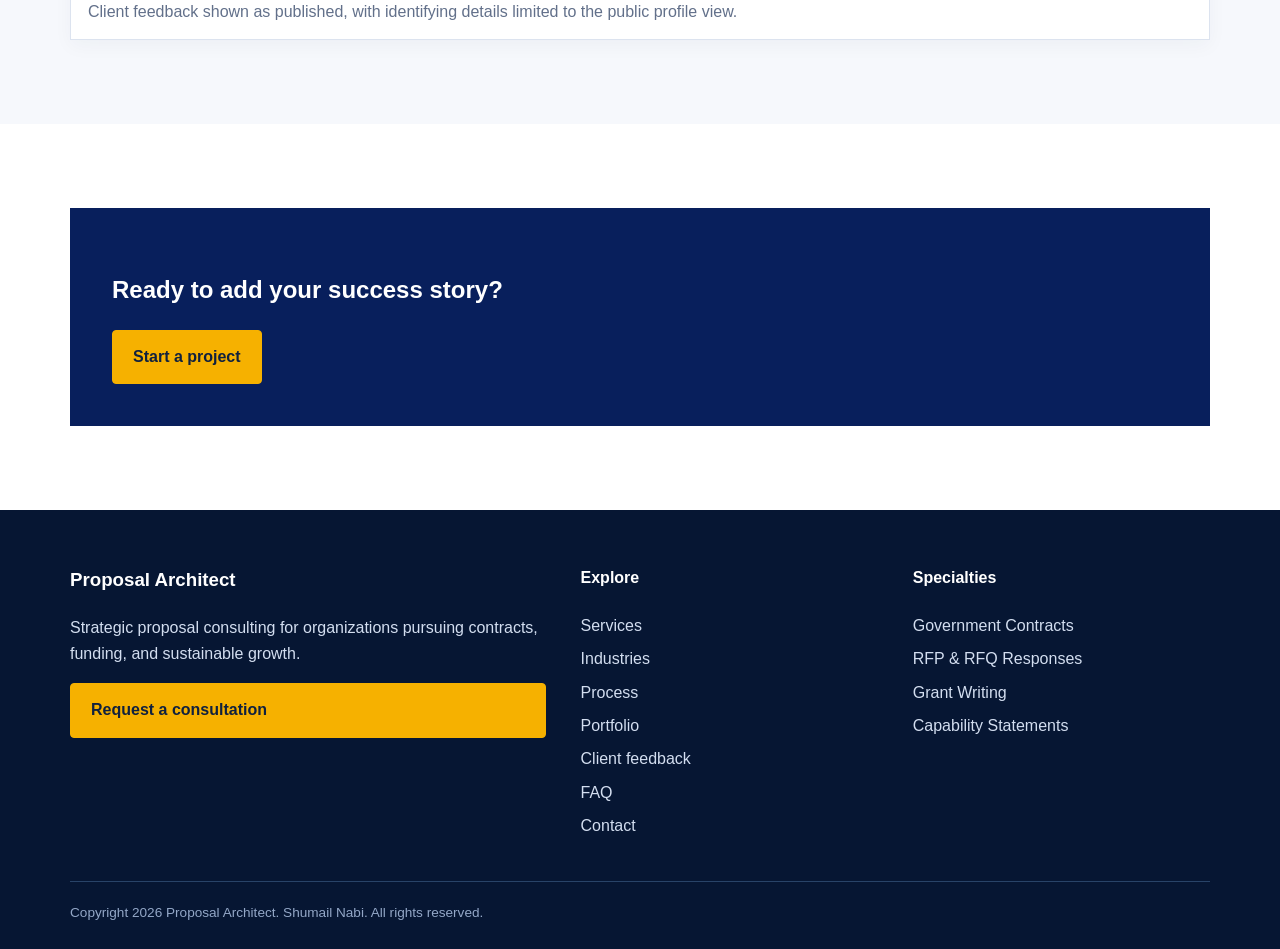
<file: reviews.html>
<!doctype html><html lang="en"><head><meta charset="utf-8"><meta name="viewport" content="width=device-width,initial-scale=1"><title>Client Feedback | Proposal Architect</title><link rel="stylesheet" href="/assets/css/style.css"></head><body data-page="reviews"><div data-header></div><main><section class="page-hero"><div class="wrap"><div class="eyebrow">Client feedback</div><h1>Trust is earned in the details.</h1><p>Verified public client feedback from completed proposal and consulting engagements.</p></div></section><section><div class="wrap"><div class="grid three"><article class="card review"><div class="stars">★★★★★</div><blockquote>“Outstanding experience. Excellent professionalism, communication, and technical expertise throughout the project.”</blockquote><small>Client feedback · United States</small></article><article class="card review"><div class="stars">★★★★★</div><blockquote>“Did exceptionally great work, was patient and communication was top tier. Definitely coming back.”</blockquote><small>Client feedback · United Kingdom</small></article><article class="card review"><div class="stars">★★★★★</div><blockquote>“Great service!”</blockquote><small>Client feedback · Canada</small></article></div></div></section><section class="soft"><div class="wrap"><div class="section-head"><div class="eyebrow">Verified feedback</div><h2>Recent client review.</h2><p>A live public review captured from Shumail Nabi’s professional services profile.</p></div><figure class="card" style="margin:0;padding:12px"><img src="/assets/images/review-feedback.png" alt="Verified five-star client review" style="display:block;width:100%;height:540px;object-fit:cover;object-position:top;border:1px solid #dce3ef"><figcaption style="padding:12px 5px 2px;color:#62708a">Client feedback shown as published, with identifying details limited to the public profile view.</figcaption></figure></div></section><section><div class="wrap contact-box"><h2>Ready to add your success story?</h2><a class="btn" href="contact.html">Start a project</a></div></section></main><div data-footer></div><script src="assets/js/main.js"></script></body></html>
</file>
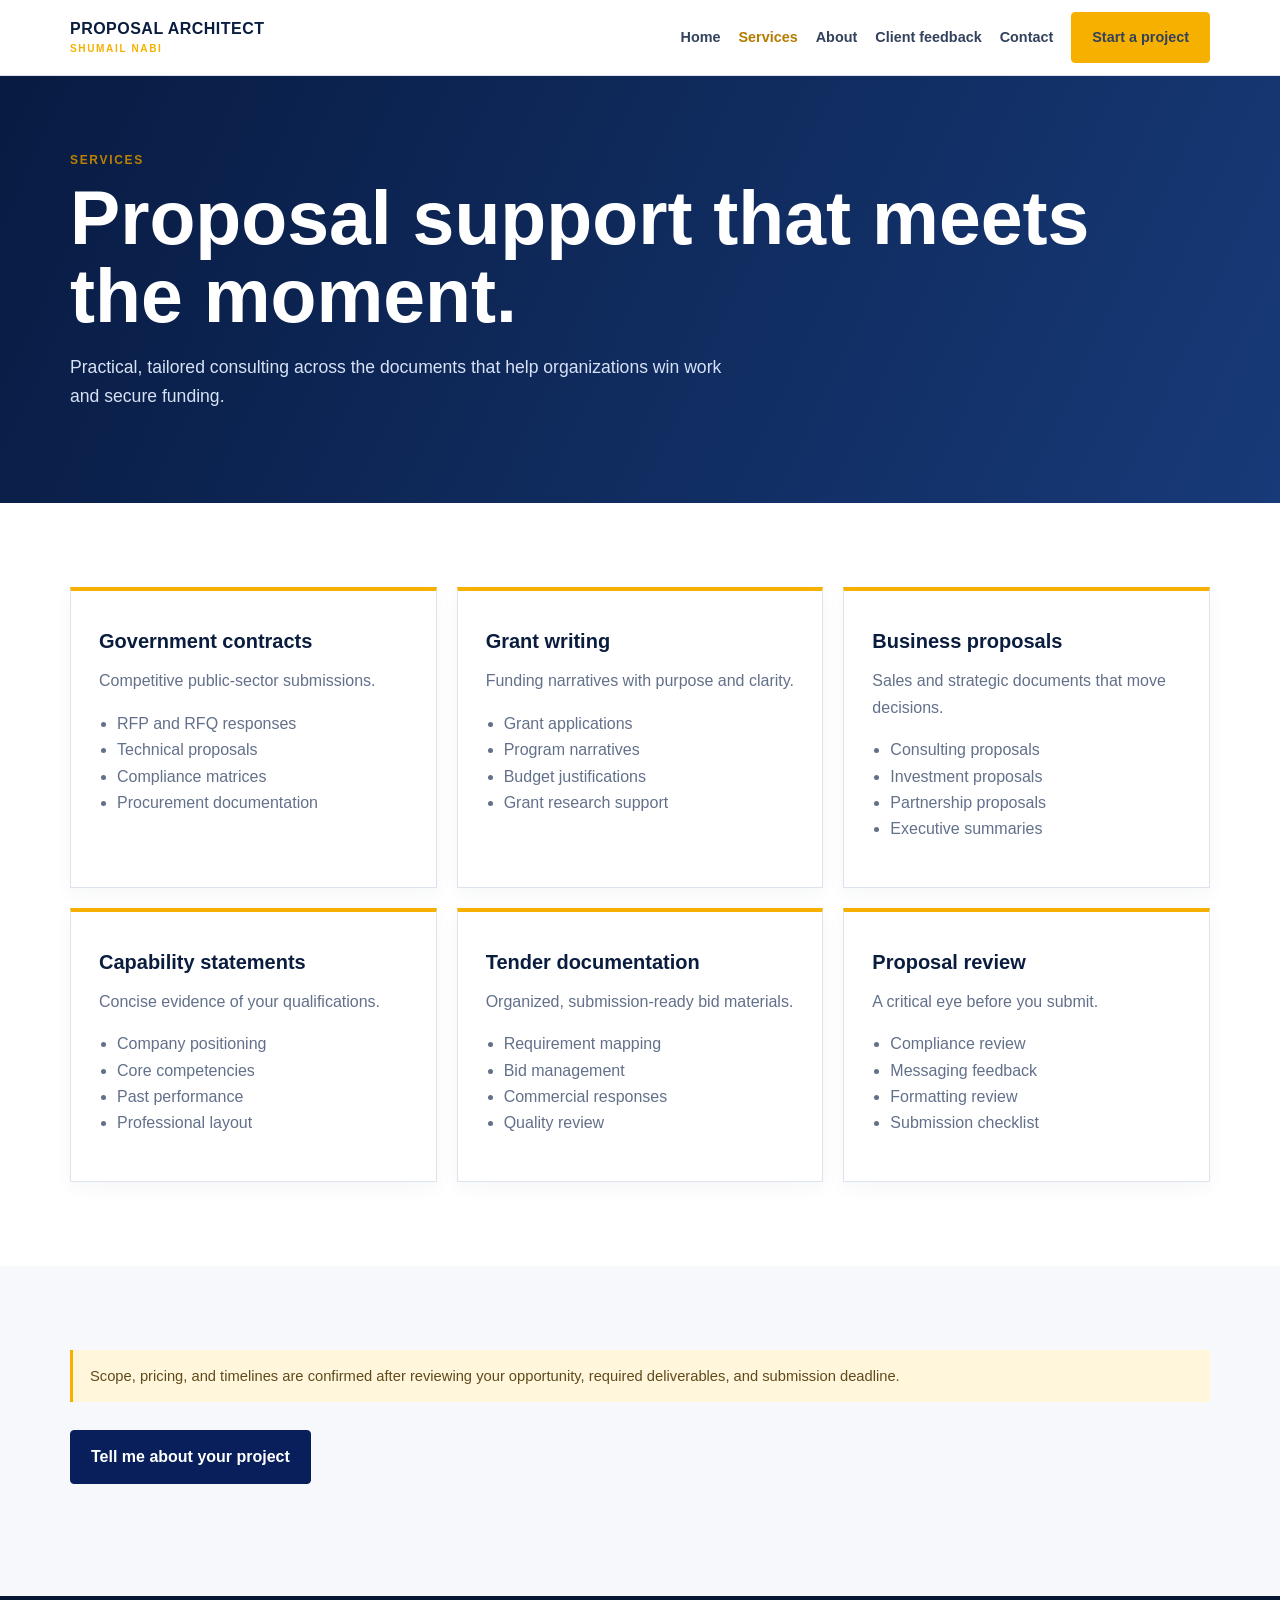
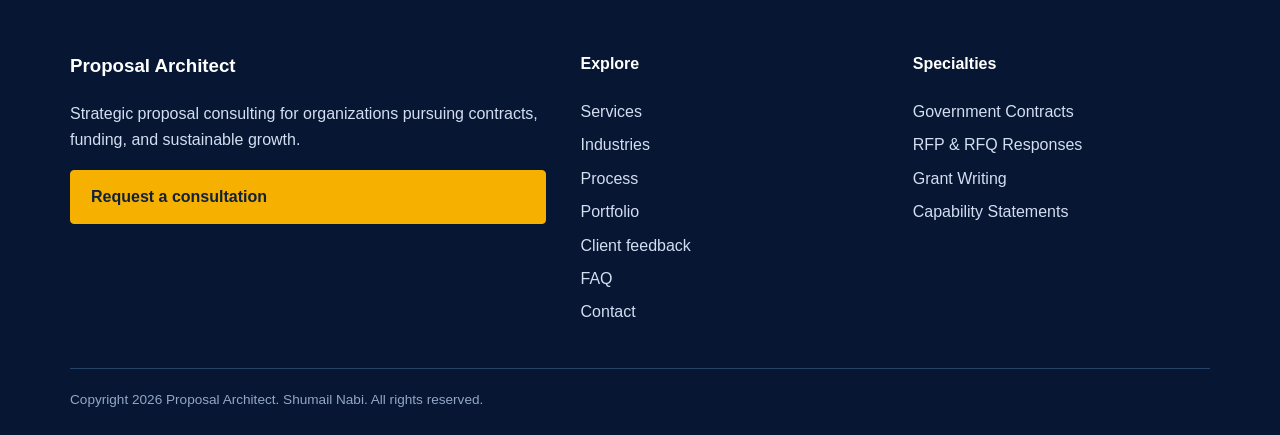
<file: services.html>
<!doctype html><html lang="en"><head><meta charset="utf-8"><meta name="viewport" content="width=device-width,initial-scale=1"><title>Services | Proposal Architect</title><link rel="stylesheet" href="/assets/css/style.css"></head><body data-page="services"><div data-header></div><main><section class="page-hero"><div class="wrap"><div class="eyebrow">Services</div><h1>Proposal support that meets the moment.</h1><p>Practical, tailored consulting across the documents that help organizations win work and secure funding.</p></div></section><section><div class="wrap grid three"><article class="card service-card"><h3>Government contracts</h3><p>Competitive public-sector submissions.</p><ul><li>RFP and RFQ responses</li><li>Technical proposals</li><li>Compliance matrices</li><li>Procurement documentation</li></ul></article><article class="card service-card"><h3>Grant writing</h3><p>Funding narratives with purpose and clarity.</p><ul><li>Grant applications</li><li>Program narratives</li><li>Budget justifications</li><li>Grant research support</li></ul></article><article class="card service-card"><h3>Business proposals</h3><p>Sales and strategic documents that move decisions.</p><ul><li>Consulting proposals</li><li>Investment proposals</li><li>Partnership proposals</li><li>Executive summaries</li></ul></article><article class="card service-card"><h3>Capability statements</h3><p>Concise evidence of your qualifications.</p><ul><li>Company positioning</li><li>Core competencies</li><li>Past performance</li><li>Professional layout</li></ul></article><article class="card service-card"><h3>Tender documentation</h3><p>Organized, submission-ready bid materials.</p><ul><li>Requirement mapping</li><li>Bid management</li><li>Commercial responses</li><li>Quality review</li></ul></article><article class="card service-card"><h3>Proposal review</h3><p>A critical eye before you submit.</p><ul><li>Compliance review</li><li>Messaging feedback</li><li>Formatting review</li><li>Submission checklist</li></ul></article></div></section><section class="soft"><div class="wrap"><div class="notice">Scope, pricing, and timelines are confirmed after reviewing your opportunity, required deliverables, and submission deadline.</div><div class="actions"><a class="btn dark" href="contact.html">Tell me about your project</a></div></div></section></main><div data-footer></div><script src="/assets/js/main.js"></script></body></html>
</file>
<file: assets/css/style.css>
:root{--ink:#0a1d3e;--navy:#081f5c;--gold:#f6b100;--paper:#f6f8fc;--muted:#62708a;--line:#dce3ef;--white:#fff;--shadow:0 20px 55px rgba(9,31,72,.12)}*{box-sizing:border-box}html{scroll-behavior:smooth}body{margin:0;font:16px/1.65 Arial,sans-serif;color:var(--ink);background:#fff}a{color:inherit;text-decoration:none}.wrap{width:min(1140px,calc(100% - 40px));margin:auto}.eyebrow{font-size:.75rem;font-weight:bold;letter-spacing:.14em;text-transform:uppercase;color:#bd8100}.btn{display:inline-flex;align-items:center;justify-content:center;gap:.45rem;padding:13px 20px;border-radius:4px;background:var(--gold);color:#10213e;font-weight:bold;border:1px solid var(--gold);transition:.2s}.btn:hover{transform:translateY(-2px);filter:brightness(1.04)}.btn.outline{background:transparent;border-color:#fff;color:#fff}.btn.dark{background:var(--navy);color:#fff;border-color:var(--navy)}.site-header{position:sticky;top:0;z-index:10;background:rgba(255,255,255,.97);border-bottom:1px solid var(--line)}.nav{min-height:75px;display:flex;align-items:center;justify-content:space-between;gap:25px}.brand{font-weight:900;letter-spacing:.03em;line-height:1}.brand span{display:block;color:var(--gold);font-size:.63rem;letter-spacing:.16em;margin-top:7px}.nav-links{display:flex;align-items:center;gap:18px;font-size:.9rem;font-weight:bold}.nav-links a{color:#32415c}.nav-links a:hover,.nav-links a.active{color:#b57c00}.menu{display:none;border:0;background:none;font-size:1.5rem}.hero{background:radial-gradient(circle at 85% 5%,#244f96,transparent 40%),linear-gradient(125deg,#061633,#102b62);color:#fff;padding:100px 0 75px;overflow:hidden}.hero-grid{display:grid;grid-template-columns:1.25fr .75fr;gap:55px;align-items:center}.hero h1{font-size:clamp(2.6rem,6vw,5rem);line-height:1.02;margin:12px 0 22px;letter-spacing:-.04em}.hero p{max-width:650px;font-size:1.1rem;color:#d8e4fa}.hero .eyebrow{color:#ffcd55}.actions{display:flex;gap:12px;flex-wrap:wrap;margin:28px 0}.metrics{display:grid;grid-template-columns:repeat(3,1fr);gap:1px;background:rgba(255,255,255,.17);margin-top:45px}.metric{padding:16px;background:rgba(3,16,45,.25)}.metric strong{display:block;color:#ffd463;font-size:1.3rem}.hero-card{background:#fff;color:var(--ink);padding:32px;border:7px solid rgba(255,255,255,.12);box-shadow:var(--shadow)}.hero-card h3{font-size:1.4rem;line-height:1.25;margin-top:0}.checklist{padding:0;list-style:none}.checklist li{border-bottom:1px solid #e9edf4;padding:10px 0}.checklist li:before{content:'✓';color:#bf8300;font-weight:bold;margin-right:10px}section{padding:84px 0}.soft{background:var(--paper)}.section-head{max-width:700px;margin-bottom:35px}.section-head h2{font-size:clamp(2rem,4vw,3.25rem);line-height:1.1;letter-spacing:-.035em;margin:8px 0 14px}.section-head p{color:var(--muted)}.grid{display:grid;gap:20px}.three{grid-template-columns:repeat(3,1fr)}.four{grid-template-columns:repeat(4,1fr)}.card{background:#fff;border:1px solid var(--line);padding:28px;box-shadow:0 6px 18px rgba(17,43,86,.04)}.card h3{margin:6px 0 10px;font-size:1.25rem}.card p{color:var(--muted);margin:0}.icon{font-size:1.5rem;color:#b57c00}.split{display:grid;grid-template-columns:1fr 1fr;gap:65px;align-items:center}.quote{border-left:4px solid var(--gold);padding:10px 0 10px 24px;font-size:1.14rem}.number{font:800 clamp(3rem,8vw,6rem)/.9 Georgia,serif;color:#e5ab28}.list-grid{display:grid;grid-template-columns:repeat(2,1fr);gap:0 35px}.list-grid div{border-bottom:1px solid var(--line);padding:13px 0;font-weight:bold}.list-grid div:before{content:'→';color:#b57c00;margin-right:9px}.page-hero{padding:75px 0;background:linear-gradient(115deg,#081b42,#173a78);color:#fff}.page-hero h1{font-size:clamp(2.7rem,6vw,4.7rem);margin:8px 0;line-height:1.04}.page-hero p{max-width:680px;color:#d7e2f6;font-size:1.1rem}.service-card{border-top:4px solid var(--gold)}.service-card ul{padding-left:18px;color:var(--muted)}.industry{padding:25px;background:#fff;border:1px solid var(--line);font-weight:bold}.industry span{display:block;font-size:.8rem;color:#b57c00;margin-bottom:9px}.process{counter-reset:steps}.step{padding:28px 23px;background:#fff;border:1px solid var(--line);position:relative}.step:before{counter-increment:steps;content:'0' counter(steps);display:block;color:#c18500;font-weight:bold;letter-spacing:.1em}.step h3{margin:10px 0 5px}.portfolio{min-height:260px;padding:28px;color:#fff;display:flex;align-items:end;background:linear-gradient(20deg,rgba(3,14,38,.87),rgba(7,37,87,.35)),linear-gradient(135deg,#1e4d8f,#806319)}.portfolio:nth-child(2n){background:linear-gradient(20deg,rgba(3,14,38,.87),rgba(7,37,87,.35)),linear-gradient(135deg,#5a2f39,#244d7a)}.portfolio p{margin:0;color:#e9eef8}.review{height:100%;display:flex;flex-direction:column}.stars{color:#efa800;letter-spacing:2px}.review blockquote{font:1.1rem/1.55 Georgia,serif;margin:18px 0}.review small{margin-top:auto;color:var(--muted);font-weight:bold}.proof{border:2px dashed #b9c5d8;background:#fbfcfe;min-height:240px;padding:28px;display:flex;align-items:center;justify-content:center;text-align:center;color:var(--muted)}.proof strong{display:block;color:var(--navy);font-size:1.1rem;margin-bottom:8px}.faq{border-top:1px solid var(--line)}details{border-bottom:1px solid var(--line);padding:18px 0}summary{cursor:pointer;font-weight:bold;list-style:none;display:flex;justify-content:space-between}summary:after{content:'+';color:#b57c00;font-size:1.4rem}details[open] summary:after{content:'−'}details p{color:var(--muted);max-width:800px}.contact-box{background:var(--navy);color:#fff;padding:42px}.contact-box p{color:#d8e4fa}.form{padding:38px;background:#fff;box-shadow:var(--shadow)}label{font-size:.85rem;font-weight:bold;display:block;margin:0 0 5px}input,select,textarea{width:100%;padding:13px;border:1px solid #cbd5e5;font:inherit;margin-bottom:17px}textarea{min-height:135px;resize:vertical}.site-footer{background:#061633;color:#d3def0;padding:55px 0 24px}.footer-grid{display:grid;grid-template-columns:1.6fr 1fr 1fr;gap:35px}.site-footer h3,.site-footer h4{color:#fff;margin-top:0}.site-footer a{display:block;margin:7px 0}.legal{border-top:1px solid #284368;margin-top:35px;padding-top:20px;font-size:.85rem;color:#93a7c7}.notice{background:#fff6dc;padding:14px 17px;border-left:3px solid var(--gold);font-size:.92rem;color:#5f4a1b}@media(max-width:850px){.nav-links{display:none;position:absolute;top:75px;left:0;right:0;background:#fff;padding:20px;box-shadow:var(--shadow);flex-direction:column;align-items:flex-start}.nav-links.open{display:flex}.menu{display:block}.hero-grid,.split{grid-template-columns:1fr}.hero{padding-top:70px}.hero-card{display:none}.three,.four{grid-template-columns:repeat(2,1fr)}}@media(max-width:540px){.wrap{width:min(100% - 30px,1140px)}section{padding:60px 0}.three,.four,.list-grid{grid-template-columns:1fr}.metrics{grid-template-columns:1fr 1fr}.footer-grid{grid-template-columns:1fr}.page-hero{padding:55px 0}.actions .btn{width:100%}}
</file>
